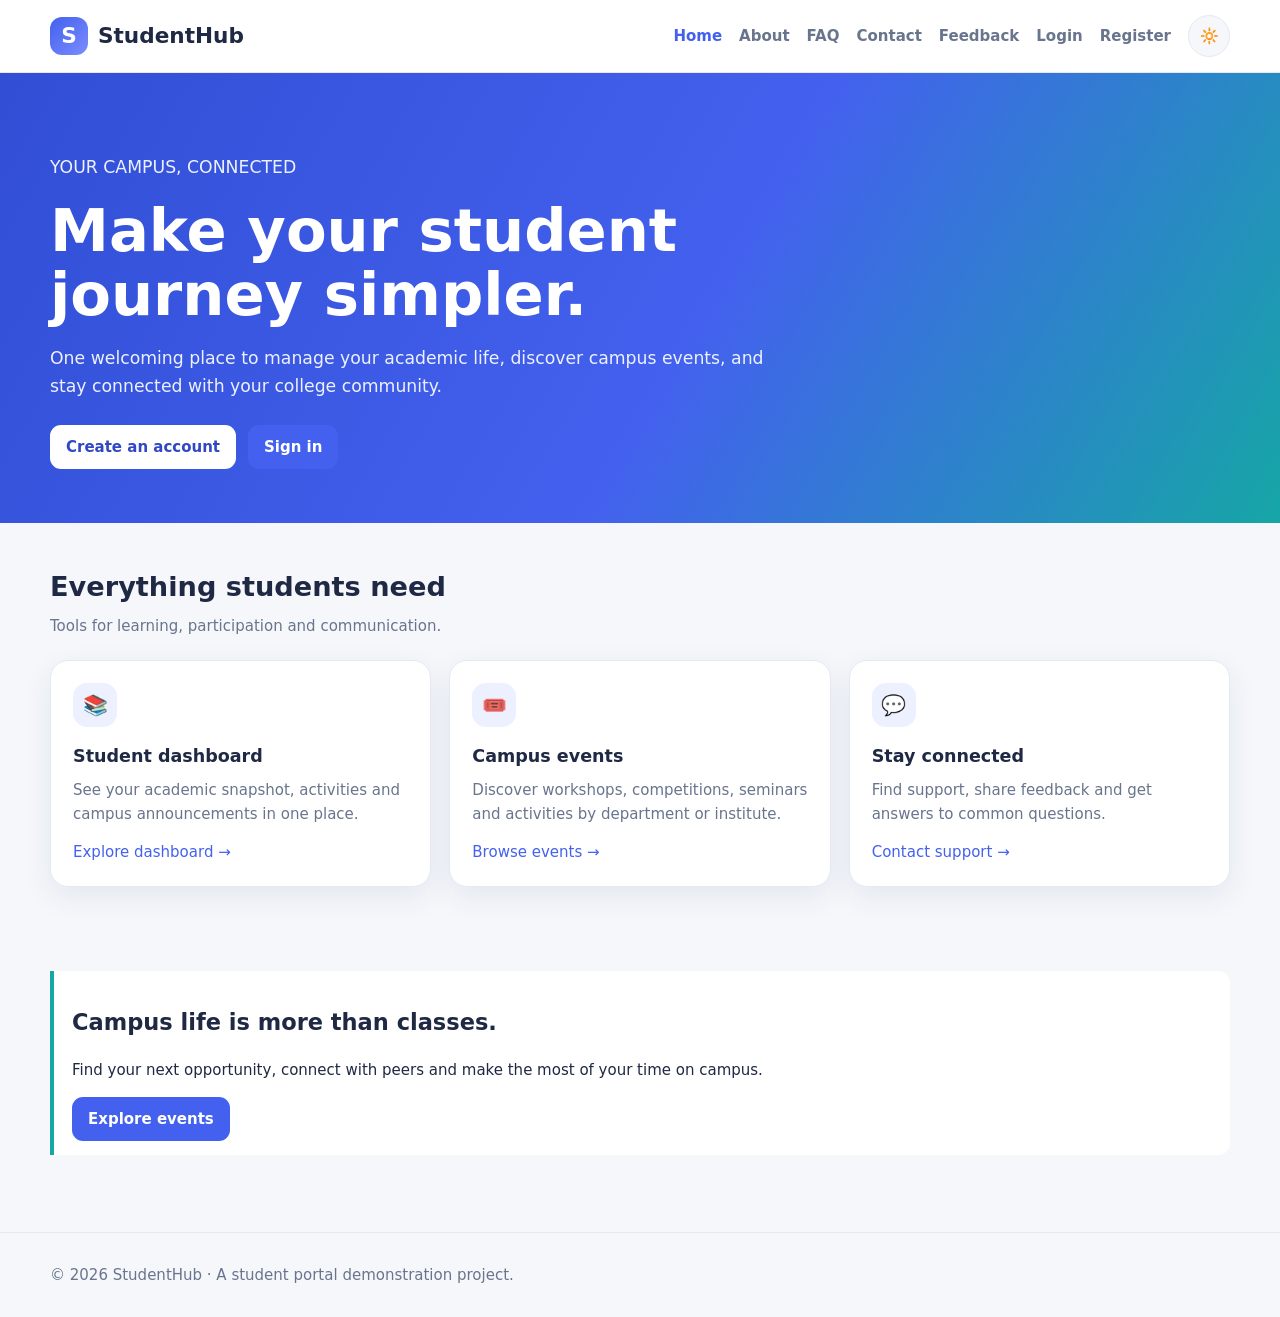
<file: index.html>
<!DOCTYPE html>
<html data-theme="light" lang="en">
 <head>
  <meta charset="utf-8"/>
  <meta content="width=device-width,initial-scale=1" name="viewport"/>
  <meta content="StudentHub college student portal" name="description"/>
  <title>
   Home | StudentHub
  </title>
  <link href="css/style.css" rel="stylesheet"/>
 </head>
 <body>
  <header class="site-header">
   <div class="container nav-wrap">
    <a class="brand" href="index.html">
     <span class="brand-mark">
      S
     </span>
     StudentHub
    </a>
    <button aria-expanded="false" aria-label="Toggle navigation" class="mobile-menu secondary" data-menu-toggle="">
     ☰ Menu
    </button>
    <nav aria-label="Main navigation" class="nav-links" data-nav-links="">
     <a data-active-nav="" href="index.html">
      Home
     </a>
     <a data-active-nav="" href="about.html">
      About
     </a>
     <a data-active-nav="" href="faq.html">
      FAQ
     </a>
     <a data-active-nav="" href="contact.html">
      Contact
     </a>
     <a data-active-nav="" href="feedback.html">
      Feedback
     </a>
     <a href="login.html">
      Login
     </a>
     <a href="register.html">
      Register
     </a>
     <button aria-label="Switch to dark theme" aria-pressed="false" class="theme-toggle" data-theme-toggle="">
      🔆
     </button>
    </nav>
   </div>
  </header>
  <main>
   <section class="hero">
    <div class="container">
     <p>
      YOUR CAMPUS, CONNECTED
     </p>
     <h1>
      Make your student journey simpler.
     </h1>
     <p>
      One welcoming place to manage your academic life, discover campus events, and stay connected with your college community.
     </p>
     <div class="hero-actions">
      <a class="btn secondary" href="register.html">
       Create an account
      </a>
      <a class="btn" href="login.html">
       Sign in
      </a>
     </div>
    </div>
   </section>
   <section class="section">
    <div class="container">
     <div class="section-heading">
      <div>
       <h2>
        Everything students need
       </h2>
       <p>
        Tools for learning, participation and communication.
       </p>
      </div>
     </div>
     <div class="grid">
      <article class="card">
       <div class="icon-box">
        📚
       </div>
       <h3>
        Student dashboard
       </h3>
       <p>
        See your academic snapshot, activities and campus announcements in one place.
       </p>
       <a href="dashboard.html">
        Explore dashboard &rarr;
       </a>
      </article>
      <article class="card">
       <div class="icon-box">
        🎟️
       </div>
       <h3>
        Campus events
       </h3>
       <p>
        Discover workshops, competitions, seminars and activities by department or institute.
       </p>
       <a href="events.html">
        Browse events &rarr;
       </a>
      </article>
      <article class="card">
       <div class="icon-box">
        💬
       </div>
       <h3>
        Stay connected
       </h3>
       <p>
        Find support, share feedback and get answers to common questions.
       </p>
       <a href="contact.html">
        Contact support &rarr;
       </a>
      </article>
     </div>
    </div>
   </section>
   <section class="section">
    <div class="container callout">
     <h2>
      Campus life is more than classes.
     </h2>
     <p>
      Find your next opportunity, connect with peers and make the most of your time on campus.
     </p>
     <a class="btn" href="events.html">
      Explore events
     </a>
    </div>
   </section>
  </main>
  <footer class="footer">
   <div class="container">
    &copy; 2026 StudentHub &middot; A student portal demonstration project.
   </div>
  </footer>
  <script src="js/main.js">
  </script>
  <script src="js/auth.js">
  </script>
 </body>
</html>
</file>
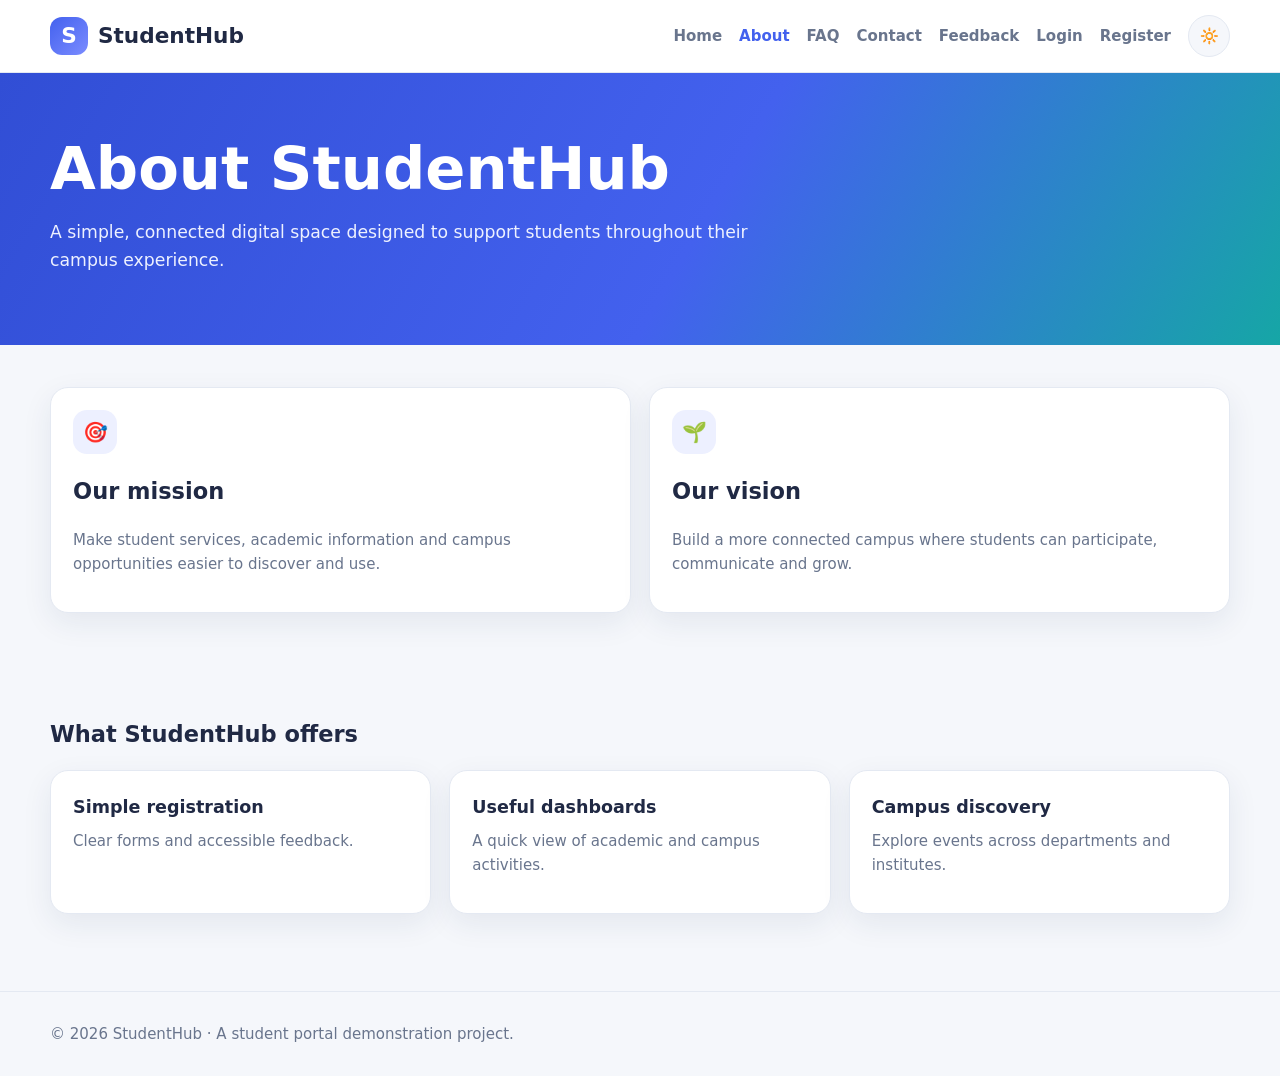
<file: about.html>
<!DOCTYPE html>
<html data-theme="light" lang="en">
 <head>
  <meta charset="utf-8"/>
  <meta content="width=device-width,initial-scale=1" name="viewport"/>
  <meta content="StudentHub college student portal" name="description"/>
  <title>
   About StudentHub | StudentHub
  </title>
  <link href="css/style.css" rel="stylesheet"/>
 </head>
 <body>
  <header class="site-header">
   <div class="container nav-wrap">
    <a class="brand" href="index.html">
     <span class="brand-mark">
      S
     </span>
     StudentHub
    </a>
    <button aria-expanded="false" aria-label="Toggle navigation" class="mobile-menu secondary" data-menu-toggle="">
     ☰ Menu
    </button>
    <nav aria-label="Main navigation" class="nav-links" data-nav-links="">
     <a data-active-nav="" href="index.html">
      Home
     </a>
     <a data-active-nav="" href="about.html">
      About
     </a>
     <a data-active-nav="" href="faq.html">
      FAQ
     </a>
     <a data-active-nav="" href="contact.html">
      Contact
     </a>
     <a data-active-nav="" href="feedback.html">
      Feedback
     </a>
     <a href="login.html">
      Login
     </a>
     <a href="register.html">
      Register
     </a>
     <button aria-label="Switch to dark theme" aria-pressed="false" class="theme-toggle" data-theme-toggle="">
      🔆
     </button>
    </nav>
   </div>
  </header>
  <main>
   <section class="hero">
    <div class="container">
     <h1>
      About StudentHub
     </h1>
     <p>
      A simple, connected digital space designed to support students throughout their campus experience.
     </p>
    </div>
   </section>
   <section class="section">
    <div class="container grid two">
     <article class="card">
      <div class="icon-box">
       🎯
      </div>
      <h2>
       Our mission
      </h2>
      <p>
       Make student services, academic information and campus opportunities easier to discover and use.
      </p>
     </article>
     <article class="card">
      <div class="icon-box">
       🌱
      </div>
      <h2>
       Our vision
      </h2>
      <p>
       Build a more connected campus where students can participate, communicate and grow.
      </p>
     </article>
    </div>
   </section>
   <section class="section">
    <div class="container">
     <h2>
      What StudentHub offers
     </h2>
     <div class="grid">
      <article class="card">
       <h3>
        Simple registration
       </h3>
       <p>
        Clear forms and accessible feedback.
       </p>
      </article>
      <article class="card">
       <h3>
        Useful dashboards
       </h3>
       <p>
        A quick view of academic and campus activities.
       </p>
      </article>
      <article class="card">
       <h3>
        Campus discovery
       </h3>
       <p>
        Explore events across departments and institutes.
       </p>
      </article>
     </div>
    </div>
   </section>
  </main>
  <footer class="footer">
   <div class="container">
    &copy; 2026 StudentHub &middot; A student portal demonstration project.
   </div>
  </footer>
  <script src="js/main.js">
  </script>
  <script src="js/auth.js">
  </script>
 </body>
</html>
</file>
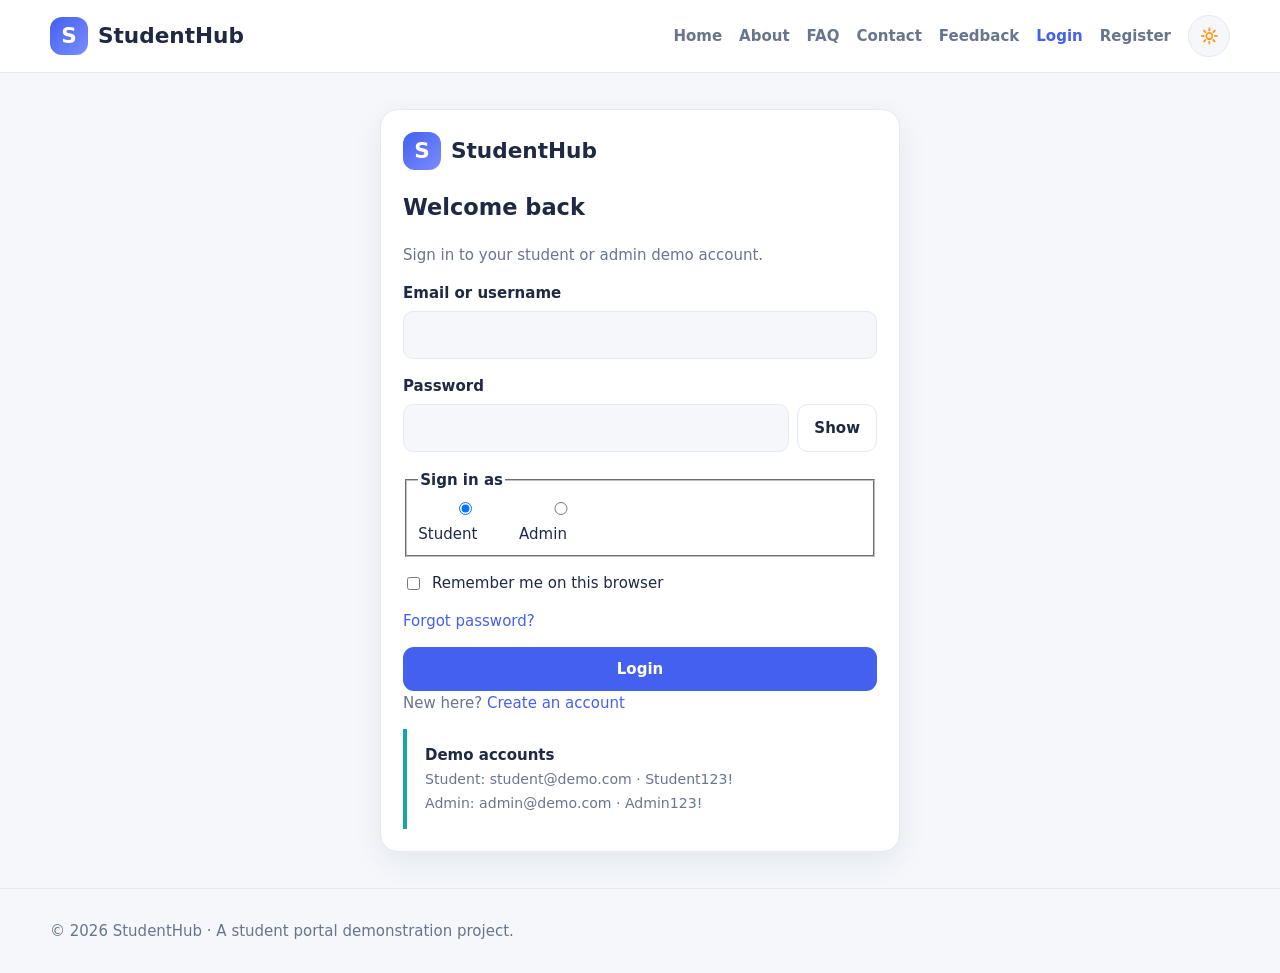
<file: admin.html>
<!DOCTYPE html>
<html data-theme="light" lang="en">
 <head>
  <meta charset="utf-8"/>
  <meta content="width=device-width,initial-scale=1" name="viewport"/>
  <meta content="StudentHub college student portal" name="description"/>
  <title>
   Admin | StudentHub
  </title>
  <link href="css/style.css" rel="stylesheet"/>
  <script src="js/route-guard.js">
  </script>
 </head>
 <body>
  <header class="site-header">
   <div class="container nav-wrap">
    <a class="brand" href="index.html">
     <span class="brand-mark">
      S
     </span>
     StudentHub
    </a>
    <button aria-expanded="false" aria-label="Toggle navigation" class="mobile-menu secondary" data-menu-toggle="">
     ☰ Menu
    </button>
    <nav aria-label="Main navigation" class="nav-links" data-nav-links="">
     <a data-active-nav="" href="index.html">
      Home
     </a>
     <a data-active-nav="" href="about.html">
      About
     </a>
     <a data-active-nav="" href="faq.html">
      FAQ
     </a>
     <a data-active-nav="" href="contact.html">
      Contact
     </a>
     <a data-active-nav="" href="feedback.html">
      Feedback
     </a>
     <a href="login.html">
      Login
     </a>
     <a href="register.html">
      Register
     </a>
     <button aria-label="Switch to dark theme" aria-pressed="false" class="theme-toggle" data-theme-toggle="">
      🔆
     </button>
    </nav>
   </div>
  </header>
  <main>
   <section class="section">
    <div class="container">
     <div class="dashboard-welcome">
      <p>
       ADMINISTRATION
      </p>
      <h1>
       Student &amp; Event Management
      </h1>
      <p>
       Demonstration controls for reviewing student data and campus events.
      </p>
     </div>
     <div class="stats">
      <div class="stat">
       <span>
        Sample students
       </span>
       <strong id="student-count">
        3
       </strong>
      </div>
      <div class="stat">
       <span>
        Events in sample data
       </span>
       <strong>
        12
       </strong>
      </div>
      <div class="stat">
       <span>
        Departments
       </span>
       <strong>
        10+
       </strong>
      </div>
      <div class="stat">
       <span>
        Mode
       </span>
       <strong>
        Demo
       </strong>
      </div>
     </div>
     <section class="section">
      <div class="section-heading">
       <div>
        <h2>
         Student management
        </h2>
        <p>
         Search and manage sample rows in this page only.
        </p>
       </div>
       <button id="add-student">
        Add student
       </button>
      </div>
      <div class="filter-control" style="margin-bottom:15px">
       <label for="student-search">
        Search students
       </label>
       <input id="student-search" placeholder="Search by name, email or course" type="search"/>
      </div>
      <div class="card table-wrap">
       <table class="data-table">
        <thead>
         <tr>
          <th>
           Name
          </th>
          <th>
           Email
          </th>
          <th>
           Course
          </th>
          <th>
           Year
          </th>
          <th>
           Actions
          </th>
         </tr>
        </thead>
        <tbody id="student-rows">
        </tbody>
       </table>
      </div>
     </section>
     <section class="section">
      <div class="section-heading">
       <div>
        <h2>
         Event management
        </h2>
        <p>
         Create a demonstration event; it will appear in the events list in this browser.
        </p>
       </div>
      </div>
      <form class="card form-grid" id="admin-event-form">
       <div class="field">
        <label for="admin-event-title">
         Event title *
        </label>
        <input id="admin-event-title" required=""/>
       </div>
       <div class="field">
        <label for="admin-event-dept">
         Department *
        </label>
        <input id="admin-event-dept" required="" value="Computer Engineering"/>
       </div>
       <div class="field">
        <label for="admin-event-institute">
         Institute *
        </label>
        <input id="admin-event-institute" required="" value="Institute of Engineering and Technology"/>
       </div>
       <div class="field">
        <label for="admin-event-category">
         Category *
        </label>
        <select id="admin-event-category">
         <option>
          Workshop
         </option>
         <option>
          Competition
         </option>
         <option>
          Seminar
         </option>
         <option>
          Cultural
         </option>
         <option>
          Exhibition
         </option>
        </select>
       </div>
       <div class="field">
        <label for="admin-event-start">
         Start date *
        </label>
        <input id="admin-event-start" required="" type="date"/>
       </div>
       <div class="field">
        <label for="admin-event-starttime">
         Start time *
        </label>
        <input id="admin-event-starttime" required="" type="time" value="10:00"/>
       </div>
       <div class="field">
        <label for="admin-event-end">
         End date *
        </label>
        <input id="admin-event-end" required="" type="date"/>
       </div>
       <div class="field">
        <label for="admin-event-endtime">
         End time *
        </label>
        <input id="admin-event-endtime" required="" type="time" value="16:00"/>
       </div>
       <div class="field">
        <label for="admin-event-deadline">
         Registration deadline *
        </label>
        <input id="admin-event-deadline" required="" type="date"/>
       </div>
       <div class="field">
        <label for="admin-event-venue">
         Venue *
        </label>
        <input id="admin-event-venue" required=""/>
       </div>
       <div class="field">
        <label for="admin-event-format">
         Format
        </label>
        <select id="admin-event-format">
         <option>
          Offline
         </option>
         <option>
          Online
         </option>
        </select>
       </div>
       <div class="field">
        <label for="admin-event-capacity">
         Participant limit
        </label>
        <input id="admin-event-capacity" min="1" required="" type="number" value="100"/>
       </div>
       <div class="field full">
        <label for="admin-event-description">
         Description *
        </label>
        <textarea id="admin-event-description" required=""></textarea>
       </div>
       <div class="field full">
        <button type="submit">
         Publish demo event
        </button>
        <div aria-live="polite" id="admin-event-message">
        </div>
       </div>
      </form>
     </section>
     <p class="small-note">
      Front-end role checks are only a demonstration. Do not expose real student data; secure authorization and persistence require a backend.
     </p>
    </div>
   </section>
   <script src="js/admin.js">
   </script>
  </main>
  <footer class="footer">
   <div class="container">
    &copy; 2026 StudentHub &middot; A student portal demonstration project.
   </div>
  </footer>
  <script src="js/main.js">
  </script>
  <script src="js/auth.js">
  </script>
 </body>
</html>
</file>
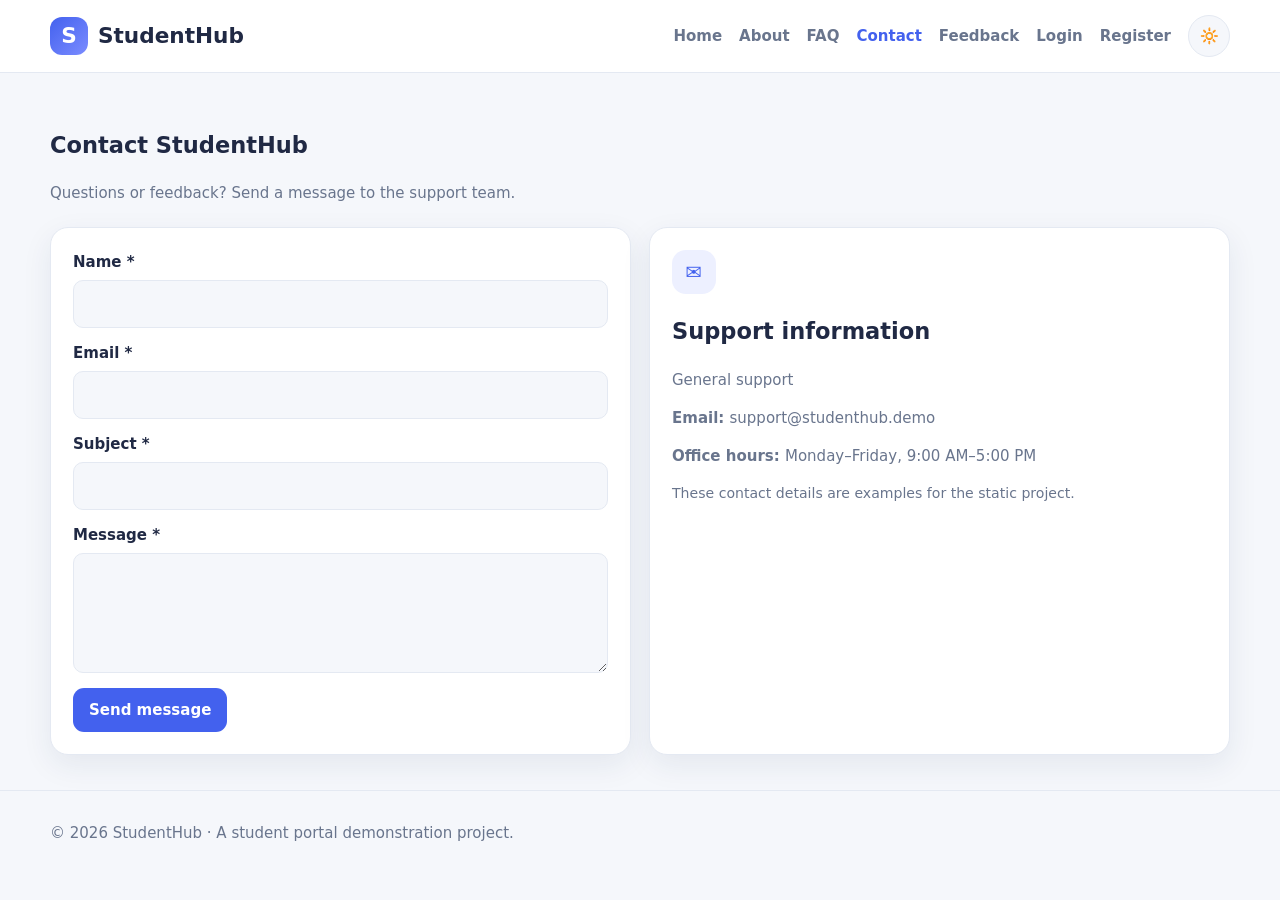
<file: contact.html>
<!DOCTYPE html>
<html data-theme="light" lang="en">
 <head>
  <meta charset="utf-8"/>
  <meta content="width=device-width,initial-scale=1" name="viewport"/>
  <meta content="StudentHub college student portal" name="description"/>
  <title>
   Contact | StudentHub
  </title>
  <link href="css/style.css" rel="stylesheet"/>
 </head>
 <body>
  <header class="site-header">
   <div class="container nav-wrap">
    <a class="brand" href="index.html">
     <span class="brand-mark">
      S
     </span>
     StudentHub
    </a>
    <button aria-expanded="false" aria-label="Toggle navigation" class="mobile-menu secondary" data-menu-toggle="">
     ☰ Menu
    </button>
    <nav aria-label="Main navigation" class="nav-links" data-nav-links="">
     <a data-active-nav="" href="index.html">
      Home
     </a>
     <a data-active-nav="" href="about.html">
      About
     </a>
     <a data-active-nav="" href="faq.html">
      FAQ
     </a>
     <a data-active-nav="" href="contact.html">
      Contact
     </a>
     <a data-active-nav="" href="feedback.html">
      Feedback
     </a>
     <a href="login.html">
      Login
     </a>
     <a href="register.html">
      Register
     </a>
     <button aria-label="Switch to dark theme" aria-pressed="false" class="theme-toggle" data-theme-toggle="">
      🔆
     </button>
    </nav>
   </div>
  </header>
  <main>
   <section class="container">
    <div class="section-heading" style="margin-top:35px">
     <div>
      <h1>
       Contact StudentHub
      </h1>
      <p>
       Questions or feedback? Send a message to the support team.
      </p>
     </div>
    </div>
    <div class="grid two">
     <form class="card" id="contact-form">
      <div class="field">
       <label for="contact-name">
        Name *
       </label>
       <input id="contact-name" minlength="2" required=""/>
      </div>
      <div class="field" style="margin-top:13px">
       <label for="contact-email">
        Email *
       </label>
       <input id="contact-email" required="" type="email"/>
      </div>
      <div class="field" style="margin-top:13px">
       <label for="contact-subject">
        Subject *
       </label>
       <input id="contact-subject" required=""/>
      </div>
      <div class="field" style="margin-top:13px">
       <label for="contact-message">
        Message *
       </label>
       <textarea id="contact-message" minlength="10" required=""></textarea>
      </div>
      <div aria-live="polite" id="contact-status">
      </div>
      <button style="margin-top:15px">
       Send message
      </button>
     </form>
     <aside class="card">
      <div class="icon-box">
       ✉️
      </div>
      <h2>
       Support information
      </h2>
      <p>
       General support
      </p>
      <p>
       <strong>
        Email:
       </strong>
       support@studenthub.demo
      </p>
      <p>
       <strong>
        Office hours:
       </strong>
       Monday&ndash;Friday, 9:00 AM&ndash;5:00 PM
      </p>
      <p class="small-note">
       These contact details are examples for the static project.
      </p>
     </aside>
    </div>
   </section>
   <script>
    document.querySelector('#contact-form').addEventListener('submit',e=>{e.preventDefault();if(!e.target.reportValidity())return;document.querySelector('#contact-status').textContent='Thanks! Your message has been recorded for this demo only.';document.querySelector('#contact-status').className='notice';e.target.reset();});
   </script>
  </main>
  <footer class="footer">
   <div class="container">
    &copy; 2026 StudentHub &middot; A student portal demonstration project.
   </div>
  </footer>
  <script src="js/main.js">
  </script>
  <script src="js/auth.js">
  </script>
 </body>
</html>
</file>
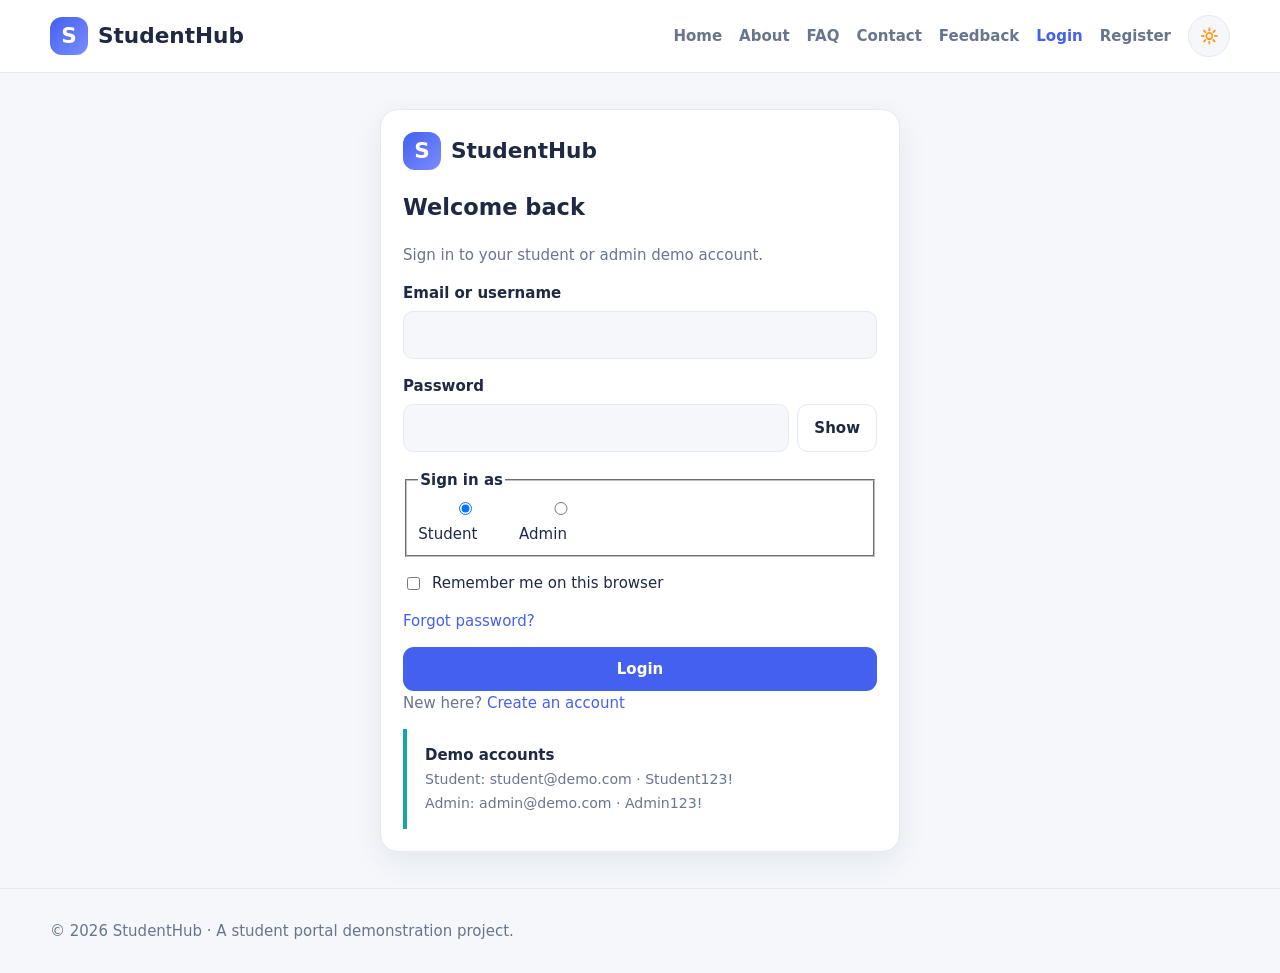
<file: dashboard.html>
<!DOCTYPE html>
<html data-theme="light" lang="en">
 <head>
  <meta charset="utf-8"/>
  <meta content="width=device-width,initial-scale=1" name="viewport"/>
  <meta content="StudentHub college student portal" name="description"/>
  <title>
   Dashboard | StudentHub
  </title>
  <link href="css/style.css" rel="stylesheet"/>
  <script src="js/route-guard.js">
  </script>
 </head>
 <body>
  <header class="site-header">
   <div class="container nav-wrap">
    <a class="brand" href="index.html">
     <span class="brand-mark">
      S
     </span>
     StudentHub
    </a>
    <button aria-expanded="false" aria-label="Toggle navigation" class="mobile-menu secondary" data-menu-toggle="">
     ☰ Menu
    </button>
    <nav aria-label="Main navigation" class="nav-links" data-nav-links="">
     <a data-active-nav="" href="index.html">
      Home
     </a>
     <a data-active-nav="" href="about.html">
      About
     </a>
     <a data-active-nav="" href="faq.html">
      FAQ
     </a>
     <a data-active-nav="" href="contact.html">
      Contact
     </a>
     <a data-active-nav="" href="feedback.html">
      Feedback
     </a>
     <a href="login.html">
      Login
     </a>
     <a href="register.html">
      Register
     </a>
     <button aria-label="Switch to dark theme" aria-pressed="false" class="theme-toggle" data-theme-toggle="">
      🔆
     </button>
    </nav>
   </div>
  </header>
  <main>
   <section class="section">
    <div class="container">
     <div class="dashboard-welcome">
      <p>
       STUDENT OVERVIEW
      </p>
      <h1 data-dashboard-welcome="">
       Hello, Student!
      </h1>
      <p>
       Track your academic progress and stay connected with campus life.
      </p>
      <div class="hero-actions">
       <a class="btn secondary" href="events.html">
        Explore events
       </a>
       <a class="btn" href="profile.html">
        Update profile
       </a>
      </div>
     </div>
     <div class="stats">
      <div class="stat">
       <span>
        📚 Enrolled courses
       </span>
       <strong>
        6
       </strong>
       <span>
        Across this semester
       </span>
      </div>
      <div class="stat">
       <span>
        ✅ Attendance
       </span>
       <strong>
        92%
       </strong>
       <span>
        Sample academic data
       </span>
      </div>
      <div class="stat">
       <span>
        🎟️ Upcoming events
       </span>
       <strong id="dash-event-count">
        4
       </strong>
       <span>
        Check the events portal
       </span>
      </div>
      <div class="stat">
       <span>
        📝 Pending assignments
       </span>
       <strong>
        3
       </strong>
       <span>
        Sample academic data
       </span>
      </div>
     </div>
     <div class="section-heading" style="margin-top:35px">
      <div>
       <h2>
        Your overview
       </h2>
       <p>
        Visualizations are illustrative sample data.
       </p>
      </div>
     </div>
     <div class="dashboard-layout">
      <article class="card">
       <h3>
        Attendance by month
       </h3>
       <div aria-label="Attendance chart: Jan 82%, Feb 90%, Mar 88%, Apr 94%, May 92%" class="simple-chart">
        <div class="bar" style="height:62%">
         <span>
          Jan
         </span>
        </div>
        <div class="bar" style="height:80%">
         <span>
          Feb
         </span>
        </div>
        <div class="bar" style="height:74%">
         <span>
          Mar
         </span>
        </div>
        <div class="bar" style="height:90%">
         <span>
          Apr
         </span>
        </div>
        <div class="bar" style="height:85%">
         <span>
          May
         </span>
        </div>
       </div>
       <p class="small-note">
        Attendance percentage sample: 92%
       </p>
      </article>
      <article class="card">
       <h3>
        Academic performance
       </h3>
       <div aria-label="Academic scores: Data Structures 78%, Networks 85%, Web 92%, Java 82%, Maths 88%" class="simple-chart">
        <div class="bar" style="height:70%">
         <span>
          DS
         </span>
        </div>
        <div class="bar" style="height:80%">
         <span>
          CN
         </span>
        </div>
        <div class="bar" style="height:92%">
         <span>
          Web
         </span>
        </div>
        <div class="bar" style="height:77%">
         <span>
          Java
         </span>
        </div>
        <div class="bar" style="height:85%">
         <span>
          Math
         </span>
        </div>
       </div>
       <p class="small-note">
        Sample marks, not official academic records.
       </p>
      </article>
      <article class="card">
       <h3>
        Recent activity
       </h3>
       <p>
        &checkmark; Profile details reviewed
       </p>
       <p>
        &checkmark; New events added to the campus portal
       </p>
       <p>
        &checkmark; Feedback form is available
       </p>
      </article>
      <article class="card">
       <h3>
        Announcements
       </h3>
       <p>
        Campus event schedules are demonstration content. Confirm dates with your college before attending.
       </p>
       <a href="events.html">
        See campus announcements &rarr;
       </a>
      </article>
     </div>
    </div>
   </section>
  </main>
  <footer class="footer">
   <div class="container">
    &copy; 2026 StudentHub &middot; A student portal demonstration project.
   </div>
  </footer>
  <script src="js/main.js">
  </script>
  <script src="js/auth.js">
  </script>
  <script src="js/dashboard.js">
  </script>
 </body>
</html>
</file>
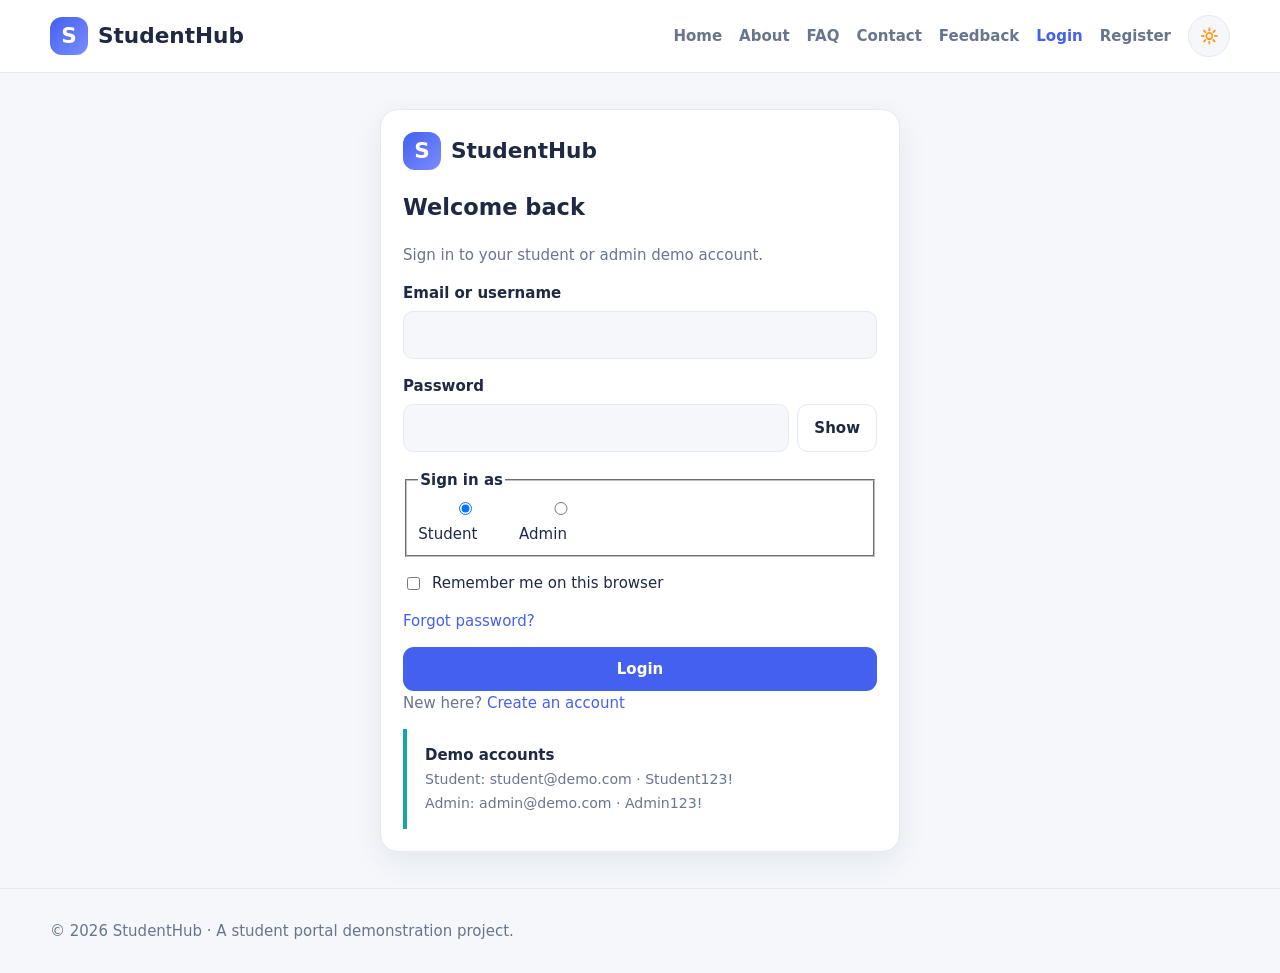
<file: events.html>
<!DOCTYPE html>
<html data-theme="light" lang="en">
 <head>
  <meta charset="utf-8"/>
  <meta content="width=device-width,initial-scale=1" name="viewport"/>
  <meta content="StudentHub college student portal" name="description"/>
  <title>
   Campus Events | StudentHub
  </title>
  <link href="css/style.css" rel="stylesheet"/>
  <script src="js/route-guard.js">
  </script>
 </head>
 <body>
  <header class="site-header">
   <div class="container nav-wrap">
    <a class="brand" href="index.html">
     <span class="brand-mark">
      S
     </span>
     StudentHub
    </a>
    <button aria-expanded="false" aria-label="Toggle navigation" class="mobile-menu secondary" data-menu-toggle="">
     ☰ Menu
    </button>
    <nav aria-label="Main navigation" class="nav-links" data-nav-links="">
     <a data-active-nav="" href="index.html">
      Home
     </a>
     <a data-active-nav="" href="about.html">
      About
     </a>
     <a data-active-nav="" href="faq.html">
      FAQ
     </a>
     <a data-active-nav="" href="contact.html">
      Contact
     </a>
     <a data-active-nav="" href="feedback.html">
      Feedback
     </a>
     <a href="login.html">
      Login
     </a>
     <a href="register.html">
      Register
     </a>
     <button aria-label="Switch to dark theme" aria-pressed="false" class="theme-toggle" data-theme-toggle="">
      🔆
     </button>
    </nav>
   </div>
  </header>
  <main>
   <section class="hero">
    <div class="container">
     <p>
      CAMPUS LIFE, ALL IN ONE PLACE
     </p>
     <h1>
      Explore Campus Events
     </h1>
     <p>
      Discover workshops, seminars, competitions, cultural festivals, and activities happening across our campus.
     </p>
     <form class="search-hero" onsubmit="event.preventDefault();document.querySelector('#events-section').scrollIntoView({behavior:'smooth'})">
      <input aria-label="Search events" id="event-search" placeholder="Search title, department, institute, category or venue" type="search"/>
      <button class="secondary" type="submit">
       Explore events &darr;
      </button>
     </form>
     <div class="stats">
      <div class="stat">
       <span>
        Total events
       </span>
       <strong id="total-stat">
        12
       </strong>
      </div>
      <div class="stat">
       <span>
        Ongoing events
       </span>
       <strong id="ongoing-stat">
        0
       </strong>
      </div>
      <div class="stat">
       <span>
        Upcoming events
       </span>
       <strong id="upcoming-stat">
        0
       </strong>
      </div>
      <div class="stat">
       <span>
        Departments represented
       </span>
       <strong id="departments-stat">
        10
       </strong>
      </div>
     </div>
    </div>
   </section>
   <section class="section">
    <div class="container">
     <div class="section-heading">
      <div>
       <h2>
        Happening Now on Campus
       </h2>
       <p>
        Current activities are calculated from event dates and times.
       </p>
      </div>
     </div>
     <div class="grid" id="happening-now">
      <div class="empty-state">
       Checking event schedule&hellip;
      </div>
     </div>
    </div>
   </section>
   <section class="section" id="events-section">
    <div class="container">
     <div class="section-heading">
      <div>
       <h2>
        Find your next event
       </h2>
       <p>
        Use any combination of filters. Event data is illustrative.
       </p>
      </div>
      <button class="secondary" id="clear-filters">
       Clear all filters
      </button>
     </div>
     <div class="filters">
      <div class="filter-control">
       <label for="department-filter">
        Department
       </label>
       <select id="department-filter">
        <option value="">
         All departments
        </option>
       </select>
      </div>
      <div class="filter-control">
       <label for="institute-filter">
        Institute
       </label>
       <select id="institute-filter">
        <option value="">
         All institutes
        </option>
       </select>
      </div>
      <div class="filter-control">
       <label for="category-filter">
        Category
       </label>
       <select id="category-filter">
        <option value="">
         All categories
        </option>
       </select>
      </div>
      <div class="filter-control">
       <label for="format-filter">
        Format
       </label>
       <select id="format-filter">
        <option value="">
         Any format
        </option>
       </select>
      </div>
      <div class="filter-control">
       <label for="date-filter">
        Start date
       </label>
       <input id="date-filter" type="date"/>
      </div>
      <div class="filter-control">
       <label for="sort-filter">
        Sort by
       </label>
       <select id="sort-filter">
        <option value="soonest">
         Soonest event
        </option>
        <option value="latest">
         Latest added
        </option>
        <option value="alpha">
         Alphabetical
        </option>
        <option value="popular">
         Most popular
        </option>
       </select>
      </div>
     </div>
     <div aria-label="Filter events by status" class="tabs" role="group">
      <button class="active" data-status-tab="All Events">
       All Events
      </button>
      <button data-status-tab="Ongoing">
       Ongoing
      </button>
      <button data-status-tab="Upcoming">
       Upcoming
      </button>
      <button data-status-tab="Completed">
       Completed
      </button>
      <button data-status-tab="My Events">
       My Events
      </button>
     </div>
     <p aria-live="polite" class="muted" id="result-count">
      Loading events&hellip;
     </p>
     <div class="grid" id="events-list">
      <div class="empty-state">
       Loading events&hellip;
      </div>
     </div>
    </div>
   </section>
   <section class="section">
    <div class="container">
     <div class="section-heading">
      <div>
       <h2>
        Explore by Department
       </h2>
       <p>
        Select a department to filter the event list.
       </p>
      </div>
     </div>
     <div class="grid" id="department-explorer">
     </div>
    </div>
   </section>
   <section class="section">
    <div class="container">
     <div class="section-heading">
      <div>
       <h2>
        Explore by Institute
       </h2>
       <p>
        Browse activities across institutes and campus organizations.
       </p>
      </div>
     </div>
     <div class="grid" id="institute-explorer">
     </div>
    </div>
   </section>
   <div aria-hidden="true" class="modal-backdrop hidden" id="event-modal">
    <section aria-labelledby="event-modal-title" aria-modal="true" class="modal" id="modal-content" role="dialog">
    </section>
   </div>
   <section class="section">
    <div class="container">
     <p class="small-note">
      Important: event dates, departments, institutes, participant counts and contact details are sample content. LocalStorage registration is only a browser demo; the server must enforce real capacity, deadlines and permissions.
     </p>
    </div>
   </section>
  </main>
  <footer class="footer">
   <div class="container">
    &copy; 2026 StudentHub &middot; A student portal demonstration project.
   </div>
  </footer>
  <script src="js/main.js">
  </script>
  <script src="js/auth.js">
  </script>
  <script src="js/events.js">
  </script>
 </body>
</html>
</file>
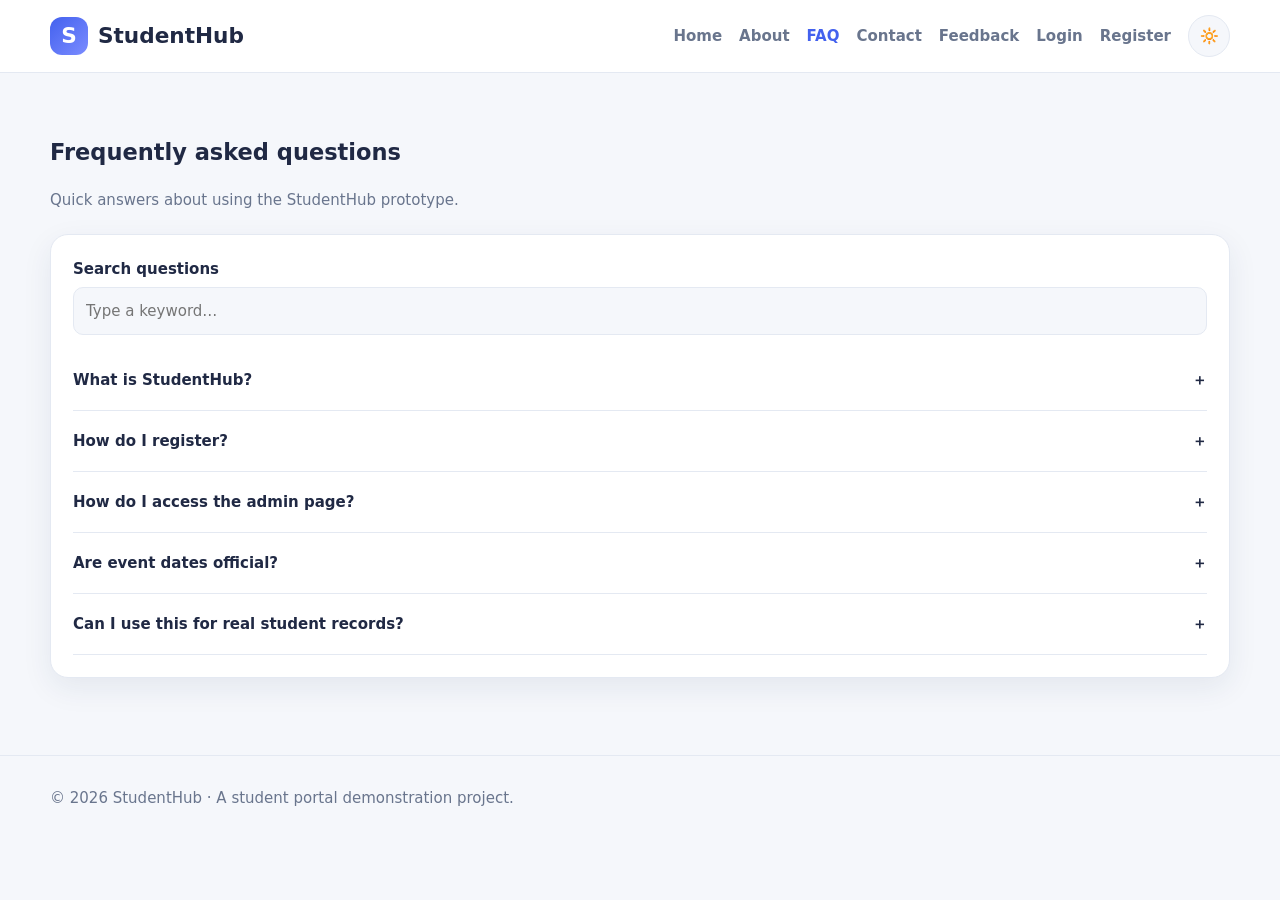
<file: faq.html>
<!DOCTYPE html>
<html data-theme="light" lang="en">
 <head>
  <meta charset="utf-8"/>
  <meta content="width=device-width,initial-scale=1" name="viewport"/>
  <meta content="StudentHub college student portal" name="description"/>
  <title>
   FAQ | StudentHub
  </title>
  <link href="css/style.css" rel="stylesheet"/>
 </head>
 <body>
  <header class="site-header">
   <div class="container nav-wrap">
    <a class="brand" href="index.html">
     <span class="brand-mark">
      S
     </span>
     StudentHub
    </a>
    <button aria-expanded="false" aria-label="Toggle navigation" class="mobile-menu secondary" data-menu-toggle="">
     ☰ Menu
    </button>
    <nav aria-label="Main navigation" class="nav-links" data-nav-links="">
     <a data-active-nav="" href="index.html">
      Home
     </a>
     <a data-active-nav="" href="about.html">
      About
     </a>
     <a data-active-nav="" href="faq.html">
      FAQ
     </a>
     <a data-active-nav="" href="contact.html">
      Contact
     </a>
     <a data-active-nav="" href="feedback.html">
      Feedback
     </a>
     <a href="login.html">
      Login
     </a>
     <a href="register.html">
      Register
     </a>
     <button aria-label="Switch to dark theme" aria-pressed="false" class="theme-toggle" data-theme-toggle="">
      🔆
     </button>
    </nav>
   </div>
  </header>
  <main>
   <section class="container section">
    <div class="section-heading">
     <div>
      <h1>
       Frequently asked questions
      </h1>
      <p>
       Quick answers about using the StudentHub prototype.
      </p>
     </div>
    </div>
    <div class="card">
     <div class="field">
      <label for="faq-search">
       Search questions
      </label>
      <input id="faq-search" placeholder="Type a keyword&hellip;" type="search"/>
     </div>
     <div data-accordion="" id="faq-list" style="margin-top:15px">
      <div class="accordion-item">
       <button aria-controls="faq-a1" aria-expanded="false" class="accordion-trigger" data-accordion-trigger="">
        What is StudentHub?
        <span>
         ＋
        </span>
       </button>
       <div class="accordion-panel" hidden="" id="faq-a1">
        StudentHub is a demonstration portal for student information, events and campus communication.
       </div>
      </div>
      <div class="accordion-item">
       <button aria-controls="faq-a2" aria-expanded="false" class="accordion-trigger" data-accordion-trigger="">
        How do I register?
        <span>
         ＋
        </span>
       </button>
       <div class="accordion-panel" hidden="" id="faq-a2">
        Open Register, complete the required fields and submit. Demo account information is stored locally in your browser.
       </div>
      </div>
      <div class="accordion-item">
       <button aria-controls="faq-a3" aria-expanded="false" class="accordion-trigger" data-accordion-trigger="">
        How do I access the admin page?
        <span>
         ＋
        </span>
       </button>
       <div class="accordion-panel" hidden="" id="faq-a3">
        Use the Admin role and sample credentials in README.md. This is not secure authentication.
       </div>
      </div>
      <div class="accordion-item">
       <button aria-controls="faq-a4" aria-expanded="false" class="accordion-trigger" data-accordion-trigger="">
        Are event dates official?
        <span>
         ＋
        </span>
       </button>
       <div class="accordion-panel" hidden="" id="faq-a4">
        No. All event names, schedules and contact details are illustrative and should be replaced with approved college information.
       </div>
      </div>
      <div class="accordion-item">
       <button aria-controls="faq-a5" aria-expanded="false" class="accordion-trigger" data-accordion-trigger="">
        Can I use this for real student records?
        <span>
         ＋
        </span>
       </button>
       <div class="accordion-panel" hidden="" id="faq-a5">
        Not as-is. A production system needs backend authentication, authorization, secure storage and server-side validation.
       </div>
      </div>
     </div>
    </div>
   </section>
   <script>
    document.querySelector('#faq-search').addEventListener('input',e=>{const q=e.target.value.toLowerCase();document.querySelectorAll('#faq-list .accordion-item').forEach(item=>item.classList.toggle('hidden',!item.textContent.toLowerCase().includes(q)));});
   </script>
  </main>
  <footer class="footer">
   <div class="container">
    &copy; 2026 StudentHub &middot; A student portal demonstration project.
   </div>
  </footer>
  <script src="js/main.js">
  </script>
  <script src="js/auth.js">
  </script>
 </body>
</html>
</file>
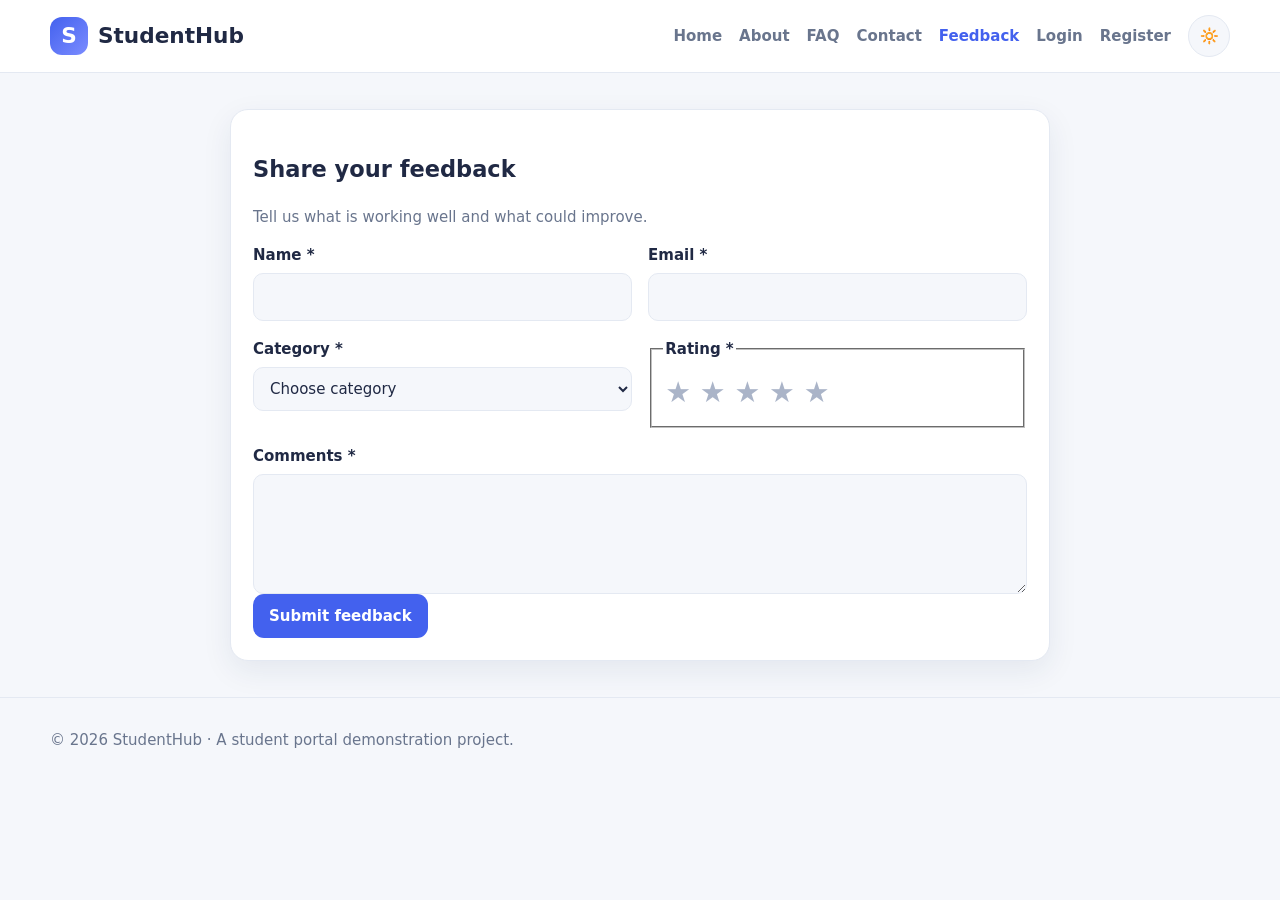
<file: feedback.html>
<!DOCTYPE html>
<html data-theme="light" lang="en">
 <head>
  <meta charset="utf-8"/>
  <meta content="width=device-width,initial-scale=1" name="viewport"/>
  <meta content="StudentHub college student portal" name="description"/>
  <title>
   Feedback | StudentHub
  </title>
  <link href="css/style.css" rel="stylesheet"/>
 </head>
 <body>
  <header class="site-header">
   <div class="container nav-wrap">
    <a class="brand" href="index.html">
     <span class="brand-mark">
      S
     </span>
     StudentHub
    </a>
    <button aria-expanded="false" aria-label="Toggle navigation" class="mobile-menu secondary" data-menu-toggle="">
     ☰ Menu
    </button>
    <nav aria-label="Main navigation" class="nav-links" data-nav-links="">
     <a data-active-nav="" href="index.html">
      Home
     </a>
     <a data-active-nav="" href="about.html">
      About
     </a>
     <a data-active-nav="" href="faq.html">
      FAQ
     </a>
     <a data-active-nav="" href="contact.html">
      Contact
     </a>
     <a data-active-nav="" href="feedback.html">
      Feedback
     </a>
     <a href="login.html">
      Login
     </a>
     <a href="register.html">
      Register
     </a>
     <button aria-label="Switch to dark theme" aria-pressed="false" class="theme-toggle" data-theme-toggle="">
      🔆
     </button>
    </nav>
   </div>
  </header>
  <main>
   <section class="container">
    <div class="card form-card">
     <h1>
      Share your feedback
     </h1>
     <p class="muted">
      Tell us what is working well and what could improve.
     </p>
     <form id="feedback-form">
      <div class="form-grid">
       <div class="field">
        <label for="feedback-name">
         Name *
        </label>
        <input id="feedback-name" required=""/>
       </div>
       <div class="field">
        <label for="feedback-email">
         Email *
        </label>
        <input id="feedback-email" required="" type="email"/>
       </div>
       <div class="field">
        <label for="feedback-category">
         Category *
        </label>
        <select id="feedback-category" required="">
         <option value="">
          Choose category
         </option>
         <option>
          Website usability
         </option>
         <option>
          Events
         </option>
         <option>
          Dashboard
         </option>
         <option>
          Accessibility
         </option>
         <option>
          Other
         </option>
        </select>
       </div>
       <fieldset class="field">
        <legend>
         Rating *
        </legend>
        <div aria-label="Rate your experience from 1 to 5" class="rating-stars" id="rating-stars" role="group">
         <button aria-label="1 star" data-rating="1" type="button">
          &starf;
         </button>
         <button aria-label="2 stars" data-rating="2" type="button">
          &starf;
         </button>
         <button aria-label="3 stars" data-rating="3" type="button">
          &starf;
         </button>
         <button aria-label="4 stars" data-rating="4" type="button">
          &starf;
         </button>
         <button aria-label="5 stars" data-rating="5" type="button">
          &starf;
         </button>
        </div>
        <input id="rating-value" required="" type="hidden"/>
       </fieldset>
       <div class="field full">
        <label for="feedback-comments">
         Comments *
        </label>
        <textarea id="feedback-comments" minlength="8" required=""></textarea>
       </div>
      </div>
      <div aria-live="polite" id="feedback-status">
      </div>
      <button type="submit">
       Submit feedback
      </button>
     </form>
    </div>
   </section>
   <script>
    let rating=0;document.querySelectorAll('[data-rating]').forEach(b=>b.addEventListener('click',()=>{rating=Number(b.dataset.rating);document.querySelector('#rating-value').value=rating;document.querySelectorAll('[data-rating]').forEach(x=>x.classList.toggle('chosen',Number(x.dataset.rating)<=rating));}));document.querySelector('#feedback-form').addEventListener('submit',e=>{e.preventDefault();if(!e.target.reportValidity())return;if(!rating){document.querySelector('#feedback-status').textContent='Please choose a star rating.';document.querySelector('#feedback-status').className='notice error-box';return;}document.querySelector('#feedback-status').textContent=`Thank you for your ${rating}-star feedback. This submission is a local demo only.`;document.querySelector('#feedback-status').className='notice';e.target.reset();rating=0;document.querySelectorAll('[data-rating]').forEach(x=>x.classList.remove('chosen'));});
   </script>
  </main>
  <footer class="footer">
   <div class="container">
    &copy; 2026 StudentHub &middot; A student portal demonstration project.
   </div>
  </footer>
  <script src="js/main.js">
  </script>
  <script src="js/auth.js">
  </script>
 </body>
</html>
</file>
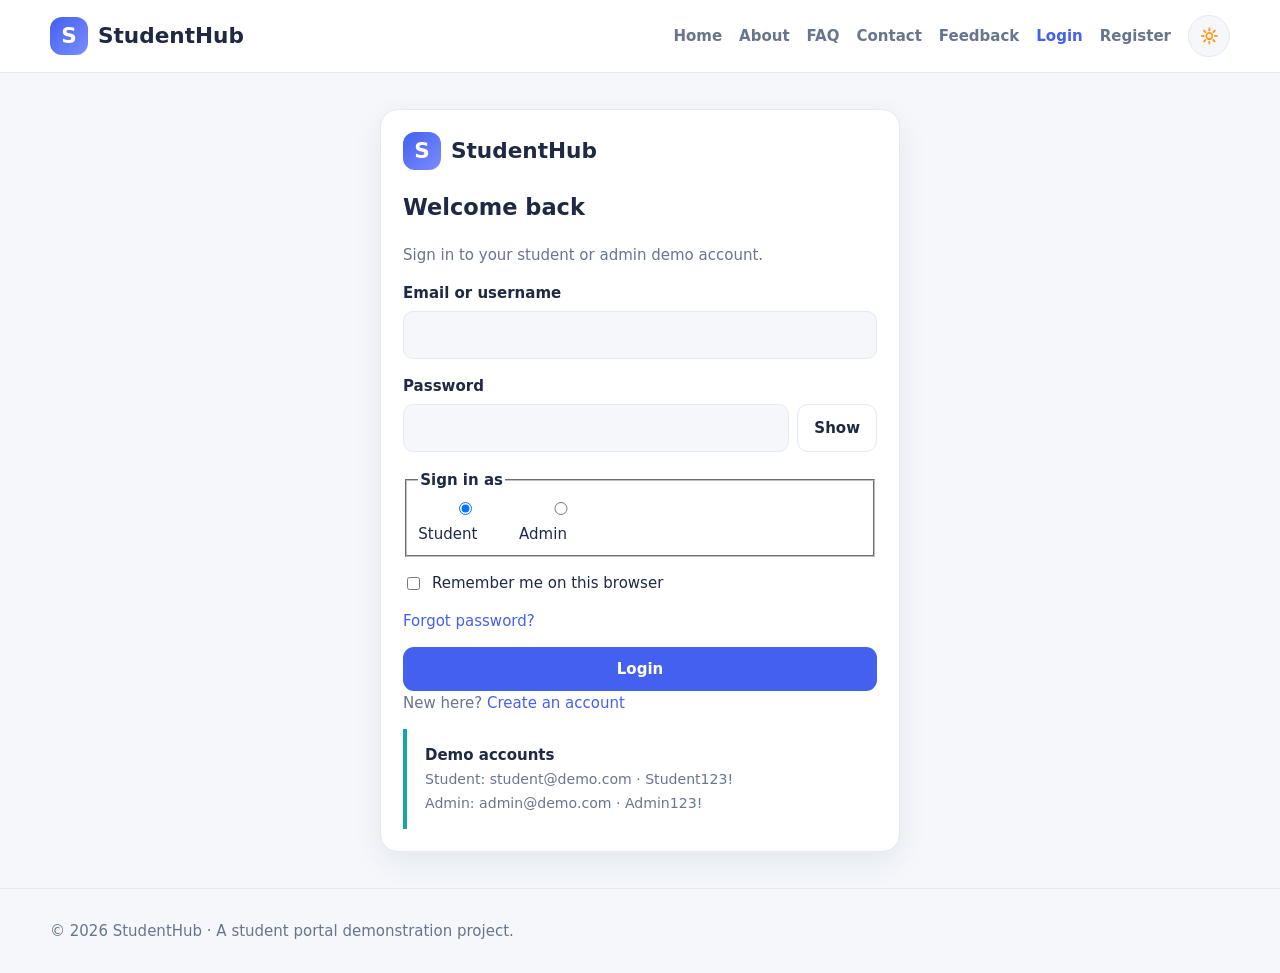
<file: login.html>
<!DOCTYPE html>
<html data-theme="light" lang="en">
 <head>
  <meta charset="utf-8"/>
  <meta content="width=device-width,initial-scale=1" name="viewport"/>
  <meta content="StudentHub college student portal" name="description"/>
  <title>
   Login | StudentHub
  </title>
  <link href="css/style.css" rel="stylesheet"/>
 </head>
 <body>
  <header class="site-header">
   <div class="container nav-wrap">
    <a class="brand" href="index.html">
     <span class="brand-mark">
      S
     </span>
     StudentHub
    </a>
    <button aria-expanded="false" aria-label="Toggle navigation" class="mobile-menu secondary" data-menu-toggle="">
     ☰ Menu
    </button>
    <nav aria-label="Main navigation" class="nav-links" data-nav-links="">
     <a data-active-nav="" href="index.html">
      Home
     </a>
     <a data-active-nav="" href="about.html">
      About
     </a>
     <a data-active-nav="" href="faq.html">
      FAQ
     </a>
     <a data-active-nav="" href="contact.html">
      Contact
     </a>
     <a data-active-nav="" href="feedback.html">
      Feedback
     </a>
     <a href="login.html">
      Login
     </a>
     <a href="register.html">
      Register
     </a>
     <button aria-label="Switch to dark theme" aria-pressed="false" class="theme-toggle" data-theme-toggle="">
      🔆
     </button>
    </nav>
   </div>
  </header>
  <main>
   <section class="container">
    <div class="card form-card" style="max-width:520px">
     <div class="brand">
      <span class="brand-mark">
       S
      </span>
      StudentHub
     </div>
     <h1>
      Welcome back
     </h1>
     <p class="muted">
      Sign in to your student or admin demo account.
     </p>
     <form id="login-form">
      <div class="field">
       <label for="identity">
        Email or username
       </label>
       <input autocomplete="username" id="identity" name="identity" required=""/>
      </div>
      <div class="field" style="margin-top:15px">
       <label for="login-password">
        Password
       </label>
       <div style="display:flex;gap:8px">
        <input autocomplete="current-password" id="login-password" name="password" required="" style="flex:1" type="password"/>
        <button class="secondary" data-password-toggle="login-password" type="button">
         Show
        </button>
       </div>
      </div>
      <fieldset class="field" style="margin-top:16px">
       <legend>
        Sign in as
       </legend>
       <div class="inline-options">
        <label>
         <input checked="" name="role" type="radio" value="student"/>
         Student
        </label>
        <label>
         <input name="role" type="radio" value="admin"/>
         Admin
        </label>
       </div>
      </fieldset>
      <label class="check-row" style="margin:14px 0">
       <input name="remember" type="checkbox"/>
       <span>
        Remember me on this browser
       </span>
      </label>
      <p>
       <a href="#" onclick="alert('For this demo, use the sample credentials in README.md.');return false">
        Forgot password?
       </a>
      </p>
      <div aria-live="polite" id="login-message">
      </div>
      <button style="width:100%" type="submit">
       Login
      </button>
     </form>
     <p>
      New here?
      <a href="register.html">
       Create an account
      </a>
     </p>
     <div class="callout">
      <strong>
       Demo accounts
      </strong>
      <br/>
      <span class="small-note">
       Student: student@demo.com &middot; Student123!
       <br/>
       Admin: admin@demo.com &middot; Admin123!
      </span>
     </div>
    </div>
   </section>
  </main>
  <footer class="footer">
   <div class="container">
    &copy; 2026 StudentHub &middot; A student portal demonstration project.
   </div>
  </footer>
  <script src="js/main.js">
  </script>
  <script src="js/auth.js">
  </script>
 </body>
</html>
</file>
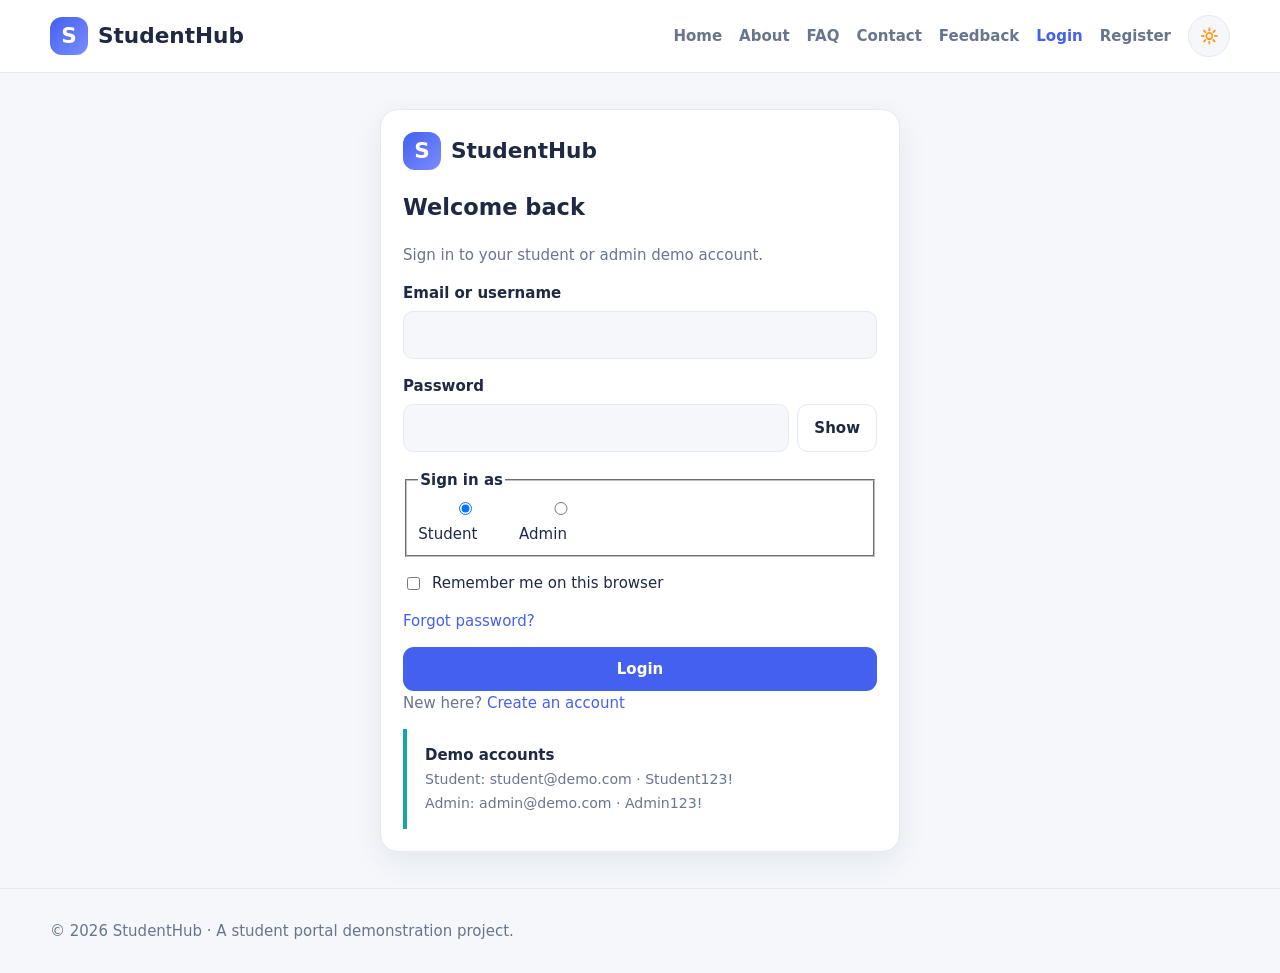
<file: profile.html>
<!DOCTYPE html>
<html data-theme="light" lang="en">
 <head>
  <meta charset="utf-8"/>
  <meta content="width=device-width,initial-scale=1" name="viewport"/>
  <meta content="StudentHub college student portal" name="description"/>
  <title>
   Profile | StudentHub
  </title>
  <link href="css/style.css" rel="stylesheet"/>
  <script src="js/route-guard.js">
  </script>
 </head>
 <body>
  <header class="site-header">
   <div class="container nav-wrap">
    <a class="brand" href="index.html">
     <span class="brand-mark">
      S
     </span>
     StudentHub
    </a>
    <button aria-expanded="false" aria-label="Toggle navigation" class="mobile-menu secondary" data-menu-toggle="">
     ☰ Menu
    </button>
    <nav aria-label="Main navigation" class="nav-links" data-nav-links="">
     <a data-active-nav="" href="index.html">
      Home
     </a>
     <a data-active-nav="" href="about.html">
      About
     </a>
     <a data-active-nav="" href="faq.html">
      FAQ
     </a>
     <a data-active-nav="" href="contact.html">
      Contact
     </a>
     <a data-active-nav="" href="feedback.html">
      Feedback
     </a>
     <a href="login.html">
      Login
     </a>
     <a href="register.html">
      Register
     </a>
     <button aria-label="Switch to dark theme" aria-pressed="false" class="theme-toggle" data-theme-toggle="">
      🔆
     </button>
    </nav>
   </div>
  </header>
  <main>
   <section class="container">
    <div class="card form-card">
     <div class="profile-row">
      <div aria-hidden="true" class="avatar">
       SH
      </div>
      <div>
       <h1>
        My profile
       </h1>
       <p class="muted">
        Edit your demonstration profile details.
       </p>
      </div>
     </div>
     <form class="form-grid" id="profile-form" style="margin-top:22px">
      <div class="field">
       <label for="profile-name">
        Full name
       </label>
       <input id="profile-name" required="" value="Demo Student"/>
      </div>
      <div class="field">
       <label for="profile-email">
        Email address
       </label>
       <input id="profile-email" required="" type="email" value="student@demo.com"/>
      </div>
      <div class="field">
       <label for="profile-mobile">
        Mobile number
       </label>
       <input id="profile-mobile" maxlength="10" pattern="[6-9][0-9]{9}" value="9876543210"/>
      </div>
      <div class="field">
       <label for="profile-course">
        Course
       </label>
       <select id="profile-course">
        <option>
         Computer Engineering
        </option>
        <option>
         Information Technology
        </option>
        <option>
         Computer Science
        </option>
        <option>
         Mechanical Engineering
        </option>
        <option>
         Civil Engineering
        </option>
        <option>
         Electrical Engineering
        </option>
       </select>
      </div>
      <div class="field">
       <label for="profile-year">
        Academic year
       </label>
       <select id="profile-year">
        <option>
         First Year
        </option>
        <option>
         Second Year
        </option>
        <option>
         Third Year
        </option>
        <option>
         Fourth Year
        </option>
       </select>
      </div>
      <div class="field full">
       <div aria-live="polite" id="profile-message">
       </div>
       <div class="hero-actions">
        <button type="submit">
         Save profile
        </button>
        <button class="secondary" type="reset">
         Cancel changes
        </button>
       </div>
      </div>
     </form>
    </div>
   </section>
   <script src="js/profile.js">
   </script>
  </main>
  <footer class="footer">
   <div class="container">
    &copy; 2026 StudentHub &middot; A student portal demonstration project.
   </div>
  </footer>
  <script src="js/main.js">
  </script>
  <script src="js/auth.js">
  </script>
 </body>
</html>
</file>
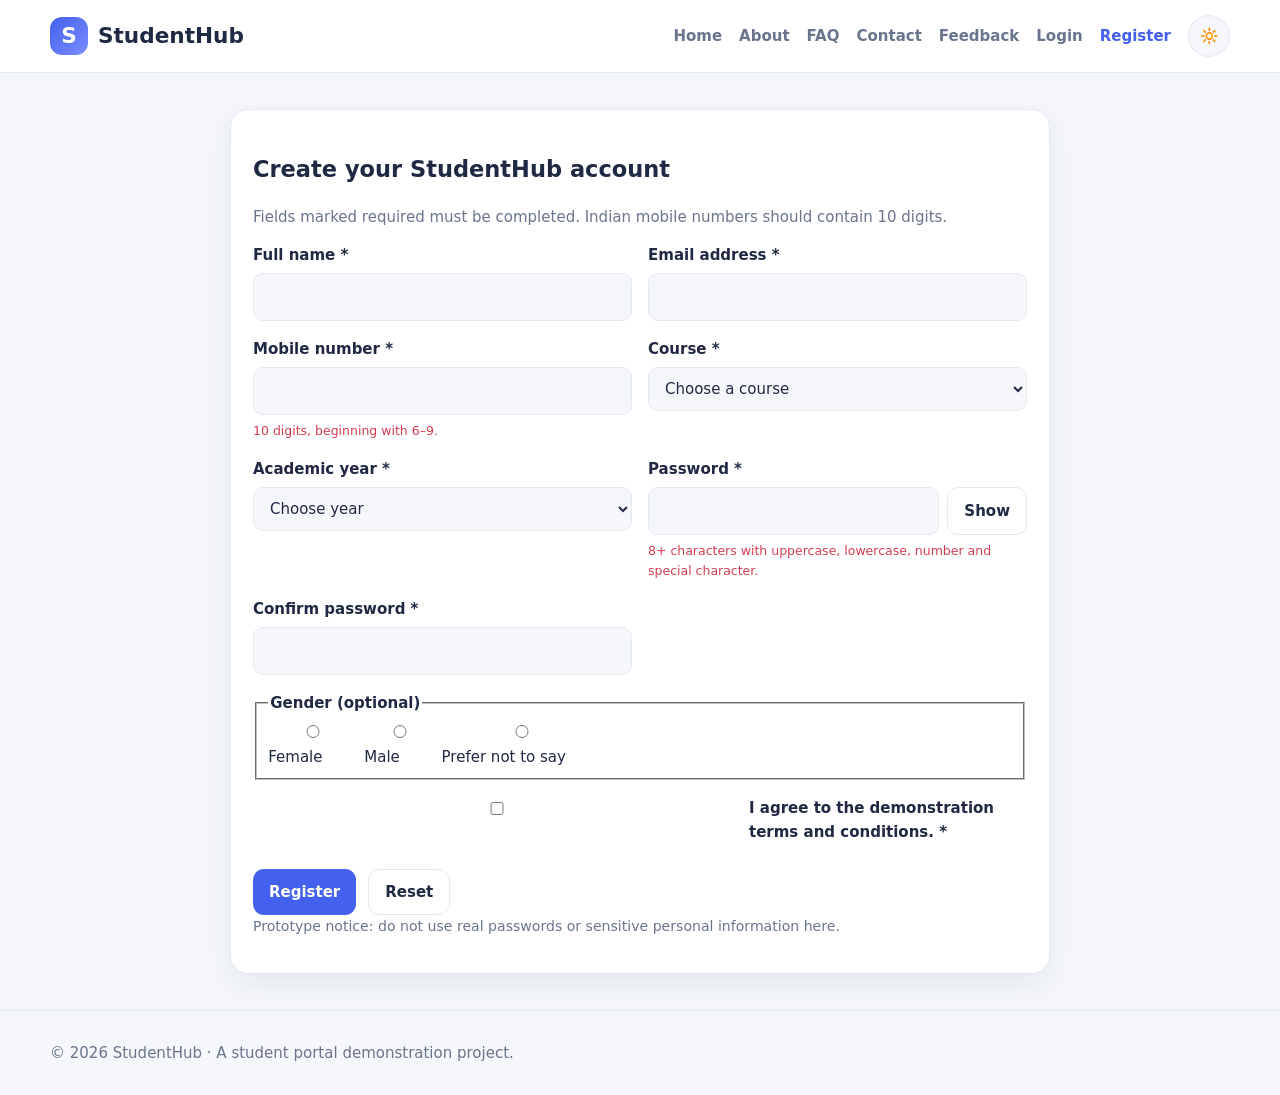
<file: register.html>
<!DOCTYPE html>
<html data-theme="light" lang="en">
 <head>
  <meta charset="utf-8"/>
  <meta content="width=device-width,initial-scale=1" name="viewport"/>
  <meta content="StudentHub college student portal" name="description"/>
  <title>
   Register | StudentHub
  </title>
  <link href="css/style.css" rel="stylesheet"/>
 </head>
 <body>
  <header class="site-header">
   <div class="container nav-wrap">
    <a class="brand" href="index.html">
     <span class="brand-mark">
      S
     </span>
     StudentHub
    </a>
    <button aria-expanded="false" aria-label="Toggle navigation" class="mobile-menu secondary" data-menu-toggle="">
     ☰ Menu
    </button>
    <nav aria-label="Main navigation" class="nav-links" data-nav-links="">
     <a data-active-nav="" href="index.html">
      Home
     </a>
     <a data-active-nav="" href="about.html">
      About
     </a>
     <a data-active-nav="" href="faq.html">
      FAQ
     </a>
     <a data-active-nav="" href="contact.html">
      Contact
     </a>
     <a data-active-nav="" href="feedback.html">
      Feedback
     </a>
     <a href="login.html">
      Login
     </a>
     <a href="register.html">
      Register
     </a>
     <button aria-label="Switch to dark theme" aria-pressed="false" class="theme-toggle" data-theme-toggle="">
      🔆
     </button>
    </nav>
   </div>
  </header>
  <main>
   <section class="container">
    <div class="card form-card">
     <h1>
      Create your StudentHub account
     </h1>
     <p class="muted">
      Fields marked required must be completed. Indian mobile numbers should contain 10 digits.
     </p>
     <form id="register-form">
      <div class="form-grid">
       <div class="field">
        <label for="fullName">
         Full name *
        </label>
        <input autocomplete="name" id="fullName" maxlength="70" minlength="2" name="fullName" pattern="[A-Za-z&Agrave;-&yuml;][A-Za-z&Agrave;-&yuml; '\-]{1,69}" required=""/>
       </div>
       <div class="field">
        <label for="email">
         Email address *
        </label>
        <input autocomplete="email" id="email" name="email" required="" type="email"/>
       </div>
       <div class="field">
        <label for="mobile">
         Mobile number *
        </label>
        <input aria-describedby="mobile-help" id="mobile" inputmode="numeric" maxlength="10" name="mobile" pattern="[6-9][0-9]{9}" required="" type="tel"/>
        <small id="mobile-help">
         10 digits, beginning with 6&ndash;9.
        </small>
       </div>
       <div class="field">
        <label for="course">
         Course *
        </label>
        <select id="course" name="course" required="">
         <option value="">
          Choose a course
         </option>
         <option>
          Computer Engineering
         </option>
         <option>
          Information Technology
         </option>
         <option>
          Computer Science
         </option>
         <option>
          Mechanical Engineering
         </option>
         <option>
          Civil Engineering
         </option>
         <option>
          Electrical Engineering
         </option>
         <option>
          Other
         </option>
        </select>
       </div>
       <div class="field">
        <label for="year">
         Academic year *
        </label>
        <select id="year" name="year" required="">
         <option value="">
          Choose year
         </option>
         <option>
          First Year
         </option>
         <option>
          Second Year
         </option>
         <option>
          Third Year
         </option>
         <option>
          Fourth Year
         </option>
        </select>
       </div>
       <div class="field">
        <label for="password">
         Password *
        </label>
        <div style="display:flex;gap:8px">
         <input autocomplete="new-password" id="password" minlength="8" name="password" required="" style="flex:1" type="password"/>
         <button class="secondary" data-password-toggle="password" type="button">
          Show
         </button>
        </div>
        <small>
         8+ characters with uppercase, lowercase, number and special character.
        </small>
       </div>
       <div class="field">
        <label for="confirmPassword">
         Confirm password *
        </label>
        <input autocomplete="new-password" id="confirmPassword" name="confirmPassword" required="" type="password"/>
       </div>
       <fieldset class="field full">
        <legend>
         Gender (optional)
        </legend>
        <div class="inline-options">
         <label>
          <input name="gender" type="radio" value="Female"/>
          Female
         </label>
         <label>
          <input name="gender" type="radio" value="Male"/>
          Male
         </label>
         <label>
          <input name="gender" type="radio" value="Prefer not to say"/>
          Prefer not to say
         </label>
        </div>
       </fieldset>
       <div class="field full">
        <label class="check-row">
         <input name="terms" required="" type="checkbox"/>
         <span>
          I agree to the demonstration terms and conditions. *
         </span>
        </label>
       </div>
      </div>
      <div aria-live="polite" id="register-message">
      </div>
      <div class="hero-actions">
       <button type="submit">
        Register
       </button>
       <button class="secondary" type="reset">
        Reset
       </button>
      </div>
     </form>
     <p class="small-note">
      Prototype notice: do not use real passwords or sensitive personal information here.
     </p>
    </div>
   </section>
  </main>
  <footer class="footer">
   <div class="container">
    &copy; 2026 StudentHub &middot; A student portal demonstration project.
   </div>
  </footer>
  <script src="js/main.js">
  </script>
  <script src="js/auth.js">
  </script>
 </body>
</html>
</file>
<file: css/style.css>
:root {
  --primary: #4361ee;
  --primary-dark: #3048c5;
  --teal: #16a6a6;
  --bg: #f5f7fb;
  --surface: #fff;
  --text: #202944;
  --muted: #69758d;
  --border: #e4e9f2;
  --shadow: 0 10px 30px rgba(31, 49, 91, .08);
  --radius: 18px;
}
:root[data-theme="dark"] {
  --bg: #101727;
  --surface: #192338;
  --text: #eef3ff;
  --muted: #a8b4ca;
  --border: #2b3851;
  --shadow: 0 10px 30px rgba(0, 0, 0, .22);
}
* {
  box-sizing: border-box;
}
html {
  scroll-behavior: smooth;
}
body {
  margin: 0;
  background: var(--bg);
  color: var(--text);
  font: 15px/1.6 Inter, system-ui, -apple-system, "Segoe UI", sans-serif;
}
a {
  color: var(--primary);
  text-decoration: none;
}
a:hover {
  text-decoration: underline;
}
button,input,select,textarea {
  font: inherit;
}
button,.btn {
  border: 0;
  border-radius: 11px;
  background: var(--primary);
  color: #fff;
  padding: 10px 16px;
  cursor: pointer;
  font-weight: 650;
  display: inline-flex;
  align-items: center;
  justify-content: center;
  gap: 8px;
  text-decoration: none;
  transition: transform .15s, background .15s;
}
button:hover,.btn:hover {
  background: var(--primary-dark);
  transform: translateY(-1px);
  text-decoration: none;
}
button:focus-visible,a:focus-visible,input:focus-visible,select:focus-visible,textarea:focus-visible {
  outline: 3px solid #90b4ff;
  outline-offset: 2px;
}
.btn.secondary,button.secondary {
  background: var(--surface);
  color: var(--text);
  border: 1px solid var(--border);
}
.btn.teal,button.teal {
  background: var(--teal);
}
.container {
  width: min(1180px, calc(100% - 36px));
  margin: auto;
}
.site-header {
  background: var(--surface);
  border-bottom: 1px solid var(--border);
  position: sticky;
  top: 0;
  z-index: 30;
}
.nav-wrap {
  display: flex;
  align-items: center;
  justify-content: space-between;
  gap: 18px;
  min-height: 72px;
}
.brand {
  font-size: 1.35rem;
  font-weight: 850;
  color: var(--text);
  display: flex;
  align-items: center;
  gap: 10px;
}
.brand-mark {
  display: grid;
  place-items: center;
  width: 38px;
  height: 38px;
  border-radius: 12px;
  background: linear-gradient(135deg, var(--primary), #7b8cff);
  color: white;
}
.nav-links {
  display: flex;
  align-items: center;
  gap: 17px;
  flex-wrap: wrap;
}
.nav-links a {
  color: var(--muted);
  font-weight: 600;
}
.nav-links a.active,.nav-links a:hover {
  color: var(--primary);
}
.theme-toggle {
  width: 42px;
  height: 42px;
  padding: 0;
  border-radius: 50%;
  background: var(--bg);
  color: var(--text);
  border: 1px solid var(--border);
}
.hero {
  padding: 64px 0 54px;
  background: linear-gradient(120deg, #314ed5, #4361ee 55%, #16a6a6);
  color: white;
}
.hero h1 {
  font-size: clamp(2.2rem, 5vw, 3.7rem);
  line-height: 1.08;
  margin: 0 0 18px;
  max-width: 800px;
}
.hero p {
  font-size: 1.08rem;
  max-width: 720px;
  color: #edf1ff;
}
.hero .btn.secondary {
  background: #fff;
  color: #3048c5;
  border: 0;
}
.hero-actions {
  display: flex;
  gap: 12px;
  flex-wrap: wrap;
  margin-top: 25px;
}
.section {
  padding: 42px 0;
}
.section-heading {
  display: flex;
  align-items: end;
  justify-content: space-between;
  gap: 18px;
  margin-bottom: 22px;
}
.section-heading h2 {
  margin: 0;
  font-size: 1.7rem;
}
.section-heading p {
  margin: 5px 0 0;
  color: var(--muted);
}
.grid {
  display: grid;
  grid-template-columns: repeat(3, minmax(0, 1fr));
  gap: 18px;
}
.grid.two {
  grid-template-columns: repeat(2, minmax(0, 1fr));
}
.card {
  background: var(--surface);
  border: 1px solid var(--border);
  border-radius: var(--radius);
  padding: 22px;
  box-shadow: var(--shadow);
}
.card h3 {
  margin: 0 0 8px;
}
.card p {
  color: var(--muted);
  margin: 0 0 14px;
}
.icon-box {
  width: 44px;
  height: 44px;
  border-radius: 14px;
  display: grid;
  place-items: center;
  background: #edf0ff;
  color: var(--primary);
  font-size: 1.25rem;
  margin-bottom: 15px;
}
.muted {
  color: var(--muted);
}
.stats {
  display: grid;
  grid-template-columns: repeat(4, minmax(0, 1fr));
  gap: 14px;
  margin-top: 28px;
}
.stat {
  background: var(--surface);
  border: 1px solid var(--border);
  border-radius: 15px;
  padding: 18px;
}
.stat strong {
  display: block;
  font-size: 1.7rem;
}
.stat span {
  color: var(--muted);
}
.form-card {
  max-width: 820px;
  margin: 36px auto;
}
.form-grid {
  display: grid;
  grid-template-columns: repeat(2, minmax(0, 1fr));
  gap: 16px;
}
.field {
  display: flex;
  flex-direction: column;
  gap: 6px;
}
.field.full {
  grid-column: 1/-1;
}
.field label,.field legend {
  font-weight: 700;
}
.field input,.field select,.field textarea,.filter-control input,.filter-control select {
  width: 100%;
  padding: 11px 12px;
  border: 1px solid var(--border);
  border-radius: 10px;
  background: var(--bg);
  color: var(--text);
}
.field textarea {
  min-height: 120px;
  resize: vertical;
}
.field small,.error {
  color: #d33d51;
}
.success {
  color: #07856e;
}
.inline-options {
  display: flex;
  gap: 16px;
  flex-wrap: wrap;
}
.inline-options label {
  font-weight: 500;
}
.notice {
  padding: 12px 15px;
  border-radius: 12px;
  background: #e9f8f2;
  color: #086d58;
  margin: 15px 0;
}
.notice.error-box {
  background: #fff0f1;
  color: #a52435;
}
.footer {
  padding: 30px 0;
  border-top: 1px solid var(--border);
  color: var(--muted);
  margin-top: 35px;
}
.filters {
  display: grid;
  grid-template-columns: 2fr repeat(3, minmax(130px, 1fr));
  gap: 12px;
  margin-bottom: 18px;
}
.filter-control label {
  display: block;
  font-size: .86rem;
  font-weight: 700;
  margin-bottom: 5px;
}
.filter-control input,.filter-control select {
  background: var(--surface);
}
.tabs {
  display: flex;
  gap: 8px;
  flex-wrap: wrap;
  margin: 20px 0;
}
.tabs button {
  background: var(--surface);
  color: var(--muted);
  border: 1px solid var(--border);
}
.tabs button.active {
  background: var(--primary);
  color: white;
  border-color: var(--primary);
}
.event-card {
  padding: 0;
  overflow: hidden;
  display: flex;
  flex-direction: column;
}
.event-cover {
  min-height: 130px;
  background: linear-gradient(135deg, #dfe6ff, #c8f2ed);
  display: flex;
  align-items: center;
  justify-content: center;
  font-size: 3rem;
}
.event-body {
  padding: 19px;
  display: flex;
  flex-direction: column;
  flex: 1;
}
.event-meta {
  font-size: .88rem;
  color: var(--muted);
  display: grid;
  gap: 4px;
  margin: 10px 0 15px;
}
.event-actions {
  display: flex;
  gap: 8px;
  flex-wrap: wrap;
  margin-top: auto;
}
.badge {
  display: inline-flex;
  padding: 4px 9px;
  border-radius: 999px;
  font-size: .78rem;
  font-weight: 750;
  background: #edf0ff;
  color: #3048c5;
  align-self: flex-start;
}
.badge.ongoing {
  background: #dcf8ec;
  color: #08744f;
}
.badge.completed {
  background: #edf0f4;
  color: #596477;
}
.badge.full {
  background: #fff0d9;
  color: #8d5600;
}
.empty-state {
  padding: 35px;
  text-align: center;
  border: 1px dashed var(--border);
  border-radius: 15px;
  color: var(--muted);
  grid-column: 1/-1;
}
.department-card {
  cursor: pointer;
}
.department-card.selected {
  border: 2px solid var(--primary);
  background: color-mix(in srgb, var(--primary) 7%, var(--surface));
}
.event-layout {
  display: grid;
  grid-template-columns: 1fr;
  gap: 20px;
}
.status-line {
  display: flex;
  align-items: center;
  gap: 10px;
  flex-wrap: wrap;
}
.table-wrap {
  overflow-x: auto;
}
.data-table {
  width: 100%;
  border-collapse: collapse;
  min-width: 620px;
}
.data-table th,.data-table td {
  text-align: left;
  padding: 12px;
  border-bottom: 1px solid var(--border);
}
.data-table th {
  color: var(--muted);
  font-size: .85rem;
}
.profile-row {
  display: flex;
  align-items: center;
  gap: 14px;
}
.avatar {
  width: 52px;
  height: 52px;
  border-radius: 50%;
  display: grid;
  place-items: center;
  background: #e2e9ff;
  color: #3048c5;
  font-weight: 800;
}
.accordion-item {
  border-bottom: 1px solid var(--border);
}
.accordion-trigger {
  width: 100%;
  justify-content: space-between;
  background: transparent;
  color: var(--text);
  padding: 18px 0;
  text-align: left;
}
.accordion-panel {
  padding: 0 0 18px;
  color: var(--muted);
}
.hidden {
  display: none!important;
}
.modal-backdrop {
  position: fixed;
  inset: 0;
  background: rgba(10, 18, 35, .6);
  z-index: 60;
  display: grid;
  place-items: center;
  padding: 20px;
}
.modal {
  width: min(650px, 100%);
  max-height: 90vh;
  overflow: auto;
  background: var(--surface);
  border-radius: 18px;
  padding: 25px;
  box-shadow: var(--shadow);
}
.modal-head {
  display: flex;
  justify-content: space-between;
  align-items: start;
  gap: 15px;
}
.modal-close {
  background: transparent;
  color: var(--text);
  padding: 4px 10px;
  font-size: 1.4rem;
}
.rating-stars button {
  background: transparent;
  color: #aab4c8;
  font-size: 1.8rem;
  padding: 2px;
}
.rating-stars button.chosen {
  color: #f4ae27;
}
.callout {
  border-left: 4px solid var(--teal);
  padding: 14px 18px;
  background: var(--surface);
  border-radius: 0 12px 12px 0;
}
.dashboard-welcome {
  padding: 28px;
  border-radius: 20px;
  background: linear-gradient(120deg, #314ed5, #4361ee 60%, #16a6a6);
  color: white;
}
.dashboard-welcome p {
  color: #eef1ff;
}
.dashboard-layout {
  display: grid;
  grid-template-columns: repeat(2, minmax(0, 1fr));
  gap: 18px;
}
.simple-chart {
  display: flex;
  align-items: end;
  gap: 12px;
  height: 170px;
  padding-top: 15px;
}
.bar {
  flex: 1;
  min-width: 10px;
  background: linear-gradient(180deg, #6880ff, #4361ee);
  border-radius: 8px 8px 0 0;
  position: relative;
}
.bar span {
  position: absolute;
  bottom: -25px;
  left: 50%;
  transform: translateX(-50%);
  font-size: .75rem;
  color: var(--muted);
}
.toast {
  position: fixed;
  right: 20px;
  bottom: 20px;
  z-index: 80;
  max-width: min(400px, calc(100% - 40px));
  padding: 14px 18px;
  background: var(--text);
  color: var(--surface);
  border-radius: 12px;
  box-shadow: var(--shadow);
}
.mobile-menu {
  display: none;
}
.search-hero {
  display: flex;
  gap: 10px;
  max-width: 720px;
  margin-top: 24px;
}
.search-hero input {
  flex: 1;
  min-width: 0;
  padding: 13px 15px;
  border-radius: 12px;
  border: 0;
}
.check-row {
  display: flex;
  gap: 9px;
  align-items: start;
}
.check-row input {
  margin-top: 6px;
}
.small-note {
  font-size: .88rem;
  color: var(--muted);
}
@media(max-width:900px) {
  .grid {
    grid-template-columns: repeat(2, minmax(0, 1fr));
  }
  .stats {
    grid-template-columns: repeat(2, minmax(0, 1fr));
  }
  .filters {
    grid-template-columns: repeat(2, minmax(0, 1fr));
  }
  .nav-links {
    gap: 10px;
  }
  .dashboard-layout {
    grid-template-columns: 1fr;
  }
}
@media(max-width:650px) {
  .nav-wrap {
    min-height: 64px;
    flex-wrap: wrap;
    padding: 10px 0;
  }
  .mobile-menu {
    display: inline-flex;
  }
  .nav-links {
    display: none;
    width: 100%;
    padding: 8px 0 12px;
    flex-direction: column;
    align-items: flex-start;
  }
  .nav-links.open {
    display: flex;
  }
  .hero {
    padding: 46px 0;
  }
  .grid,.grid.two,.form-grid,.filters {
    grid-template-columns: 1fr;
  }
  .stats {
    grid-template-columns: repeat(2, minmax(0, 1fr));
  }
  .section {
    padding: 30px 0;
  }
  .section-heading {
    align-items: flex-start;
    flex-direction: column;
  }
  .search-hero {
    flex-direction: column;
  }
  .card {
    padding: 18px;
  }
  .event-card {
    padding: 0;
  }
  .hero h1 {
    font-size: 2.35rem;
  }
  .container {
    width: min(100% - 26px, 1180px);
  }
}
@media(prefers-reduced-motion:reduce) {
  *,*::before,*::after {
    scroll-behavior: auto!important;
    transition: none!important;
    animation: none!important;
  }
}
</file>
